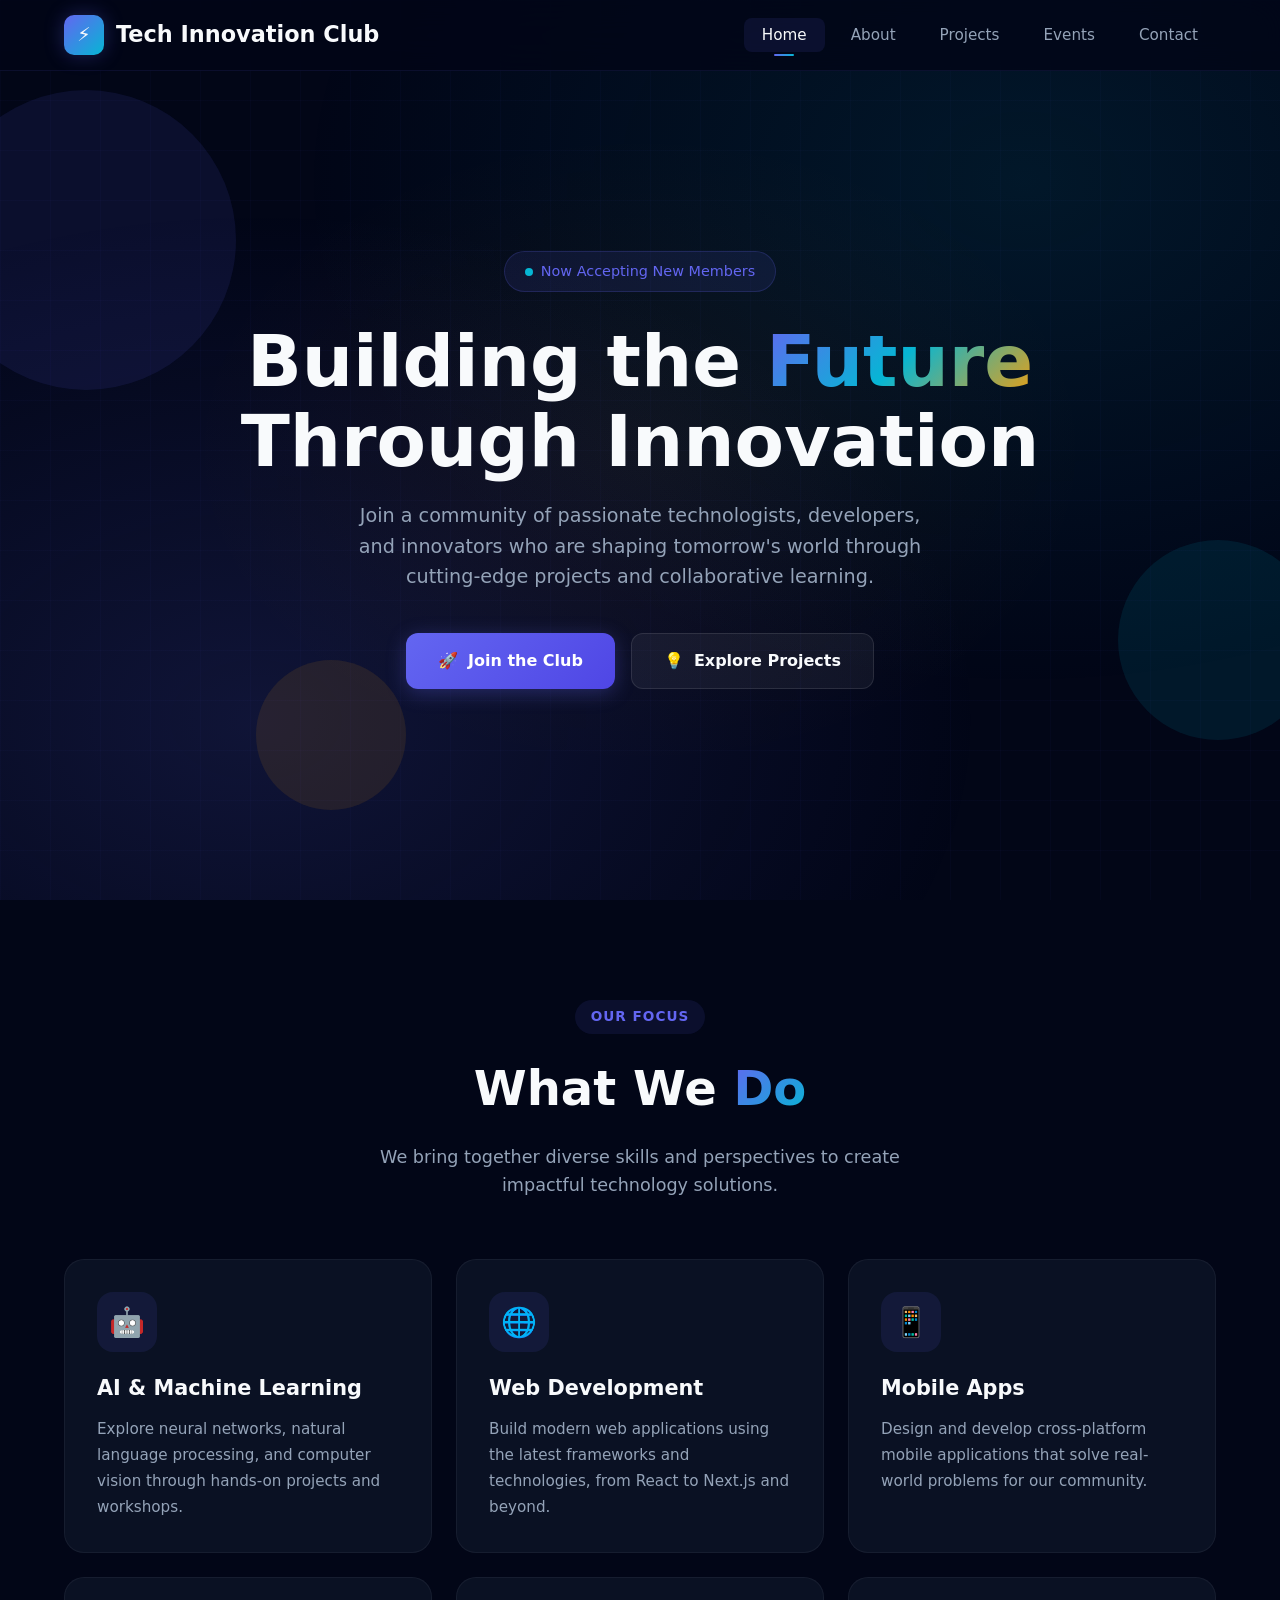
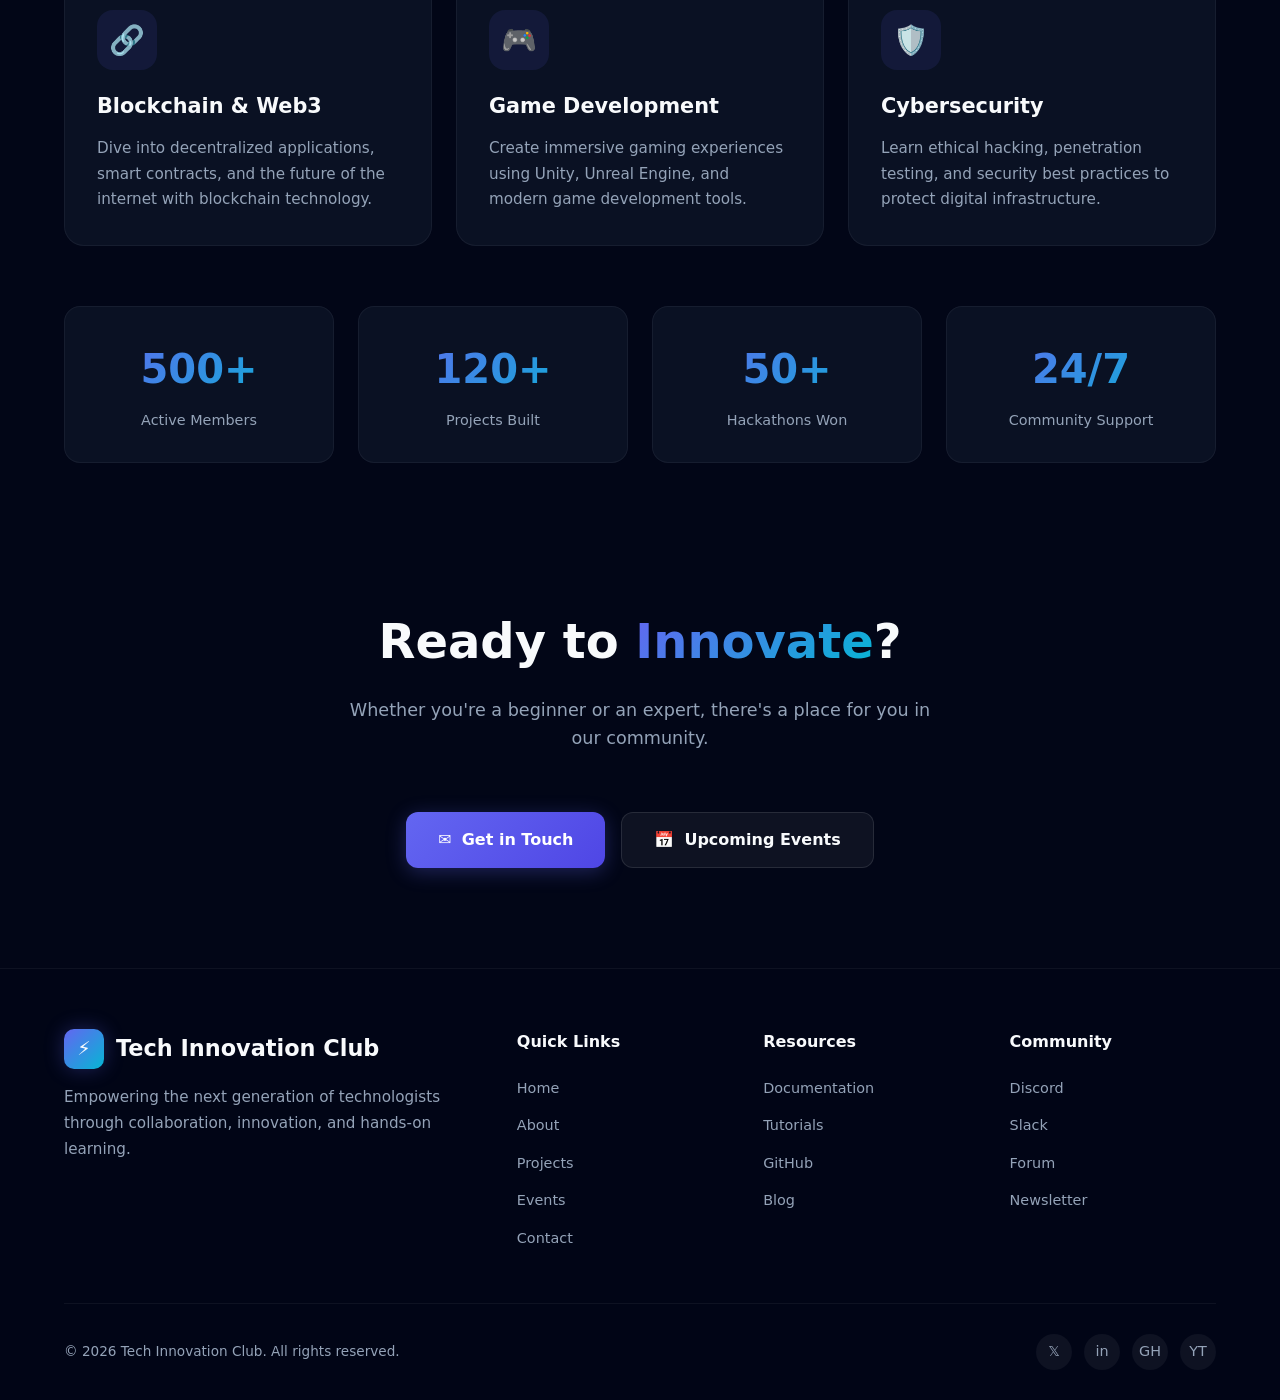
<file: index.html>
<!DOCTYPE html>
<html lang="en">
<head>
    <meta charset="UTF-8">
    <meta name="viewport" content="width=device-width, initial-scale=1.0">
    <title>Tech Innovation Club - Home</title>
    <link rel="stylesheet" href="styles.css">
<base target="_blank">
</head>
<body>
    <!-- Navigation -->
    <nav class="navbar">
        <div class="nav-container">
            <a href="index.html" class="logo">
                <div class="logo-icon">⚡</div>
                <span>Tech Innovation Club</span>
            </a>
            <ul class="nav-links" id="navLinks">
                <li><a href="index.html" class="active">Home</a></li>
                <li><a href="about.html">About</a></li>
                <li><a href="projects.html">Projects</a></li>
                <li><a href="events.html">Events</a></li>
                <li><a href="contact.html">Contact</a></li>
            </ul>
            <div class="menu-toggle" id="menuToggle">
                <span></span>
                <span></span>
                <span></span>
            </div>
        </div>
    </nav>

    <!-- Hero Section -->
    <section class="hero">
        <div class="floating-shapes">
            <div class="shape shape-1"></div>
            <div class="shape shape-2"></div>
            <div class="shape shape-3"></div>
        </div>
        <div class="hero-content">
            <div class="hero-badge">
                <span class="pulse"></span>
                Now Accepting New Members
            </div>
            <h1>Building the <span>Future</span> Through Innovation</h1>
            <p>Join a community of passionate technologists, developers, and innovators who are shaping tomorrow's world through cutting-edge projects and collaborative learning.</p>
            <div class="hero-buttons">
                <a href="about.html" class="btn btn-primary">
                    <span>🚀</span> Join the Club
                </a>
                <a href="projects.html" class="btn btn-secondary">
                    <span>💡</span> Explore Projects
                </a>
            </div>
        </div>
    </section>

    <!-- What We Do Section -->
    <section class="section">
        <div class="section-header">
            <span class="section-label">Our Focus</span>
            <h2>What We <span>Do</span></h2>
            <p>We bring together diverse skills and perspectives to create impactful technology solutions.</p>
        </div>
        <div class="cards-grid">
            <div class="card">
                <div class="card-icon">🤖</div>
                <h3>AI & Machine Learning</h3>
                <p>Explore neural networks, natural language processing, and computer vision through hands-on projects and workshops.</p>
            </div>
            <div class="card">
                <div class="card-icon">🌐</div>
                <h3>Web Development</h3>
                <p>Build modern web applications using the latest frameworks and technologies, from React to Next.js and beyond.</p>
            </div>
            <div class="card">
                <div class="card-icon">📱</div>
                <h3>Mobile Apps</h3>
                <p>Design and develop cross-platform mobile applications that solve real-world problems for our community.</p>
            </div>
            <div class="card">
                <div class="card-icon">🔗</div>
                <h3>Blockchain & Web3</h3>
                <p>Dive into decentralized applications, smart contracts, and the future of the internet with blockchain technology.</p>
            </div>
            <div class="card">
                <div class="card-icon">🎮</div>
                <h3>Game Development</h3>
                <p>Create immersive gaming experiences using Unity, Unreal Engine, and modern game development tools.</p>
            </div>
            <div class="card">
                <div class="card-icon">🛡️</div>
                <h3>Cybersecurity</h3>
                <p>Learn ethical hacking, penetration testing, and security best practices to protect digital infrastructure.</p>
            </div>
        </div>

        <!-- Stats -->
        <div class="stats-grid">
            <div class="stat-card">
                <div class="stat-number">500+</div>
                <div class="stat-label">Active Members</div>
            </div>
            <div class="stat-card">
                <div class="stat-number">120+</div>
                <div class="stat-label">Projects Built</div>
            </div>
            <div class="stat-card">
                <div class="stat-number">50+</div>
                <div class="stat-label">Hackathons Won</div>
            </div>
            <div class="stat-card">
                <div class="stat-number">24/7</div>
                <div class="stat-label">Community Support</div>
            </div>
        </div>
    </section>

    <!-- CTA Section -->
    <section class="section" style="text-align: center; padding-top: 40px;">
        <div class="section-header">
            <h2>Ready to <span>Innovate</span>?</h2>
            <p>Whether you're a beginner or an expert, there's a place for you in our community.</p>
        </div>
        <div class="hero-buttons" style="justify-content: center;">
            <a href="contact.html" class="btn btn-primary">
                <span>✉️</span> Get in Touch
            </a>
            <a href="events.html" class="btn btn-secondary">
                <span>📅</span> Upcoming Events
            </a>
        </div>
    </section>

    <!-- Footer -->
    <footer class="footer">
        <div class="footer-grid">
            <div class="footer-brand">
                <a href="index.html" class="logo">
                    <div class="logo-icon">⚡</div>
                    <span>Tech Innovation Club</span>
                </a>
                <p>Empowering the next generation of technologists through collaboration, innovation, and hands-on learning.</p>
            </div>
            <div class="footer-links">
                <h4>Quick Links</h4>
                <ul>
                    <li><a href="index.html">Home</a></li>
                    <li><a href="about.html">About</a></li>
                    <li><a href="projects.html">Projects</a></li>
                    <li><a href="events.html">Events</a></li>
                    <li><a href="contact.html">Contact</a></li>
                </ul>
            </div>
            <div class="footer-links">
                <h4>Resources</h4>
                <ul>
                    <li><a href="#">Documentation</a></li>
                    <li><a href="#">Tutorials</a></li>
                    <li><a href="#">GitHub</a></li>
                    <li><a href="#">Blog</a></li>
                </ul>
            </div>
            <div class="footer-links">
                <h4>Community</h4>
                <ul>
                    <li><a href="#">Discord</a></li>
                    <li><a href="#">Slack</a></li>
                    <li><a href="#">Forum</a></li>
                    <li><a href="#">Newsletter</a></li>
                </ul>
            </div>
        </div>
        <div class="footer-bottom">
            <p>© 2026 Tech Innovation Club. All rights reserved.</p>
            <div class="footer-social">
                <a href="#">𝕏</a>
                <a href="#">in</a>
                <a href="#">GH</a>
                <a href="#">YT</a>
            </div>
        </div>
    </footer>

    <script>
        // Mobile Menu Toggle
        const menuToggle = document.getElementById('menuToggle');
        const navLinks = document.getElementById('navLinks');

        menuToggle.addEventListener('click', () => {
            navLinks.classList.toggle('active');
        });

        // Close menu on link click
        document.querySelectorAll('.nav-links a').forEach(link => {
            link.addEventListener('click', () => {
                navLinks.classList.remove('active');
            });
        });
    </script>
</body>
</html>
</file>
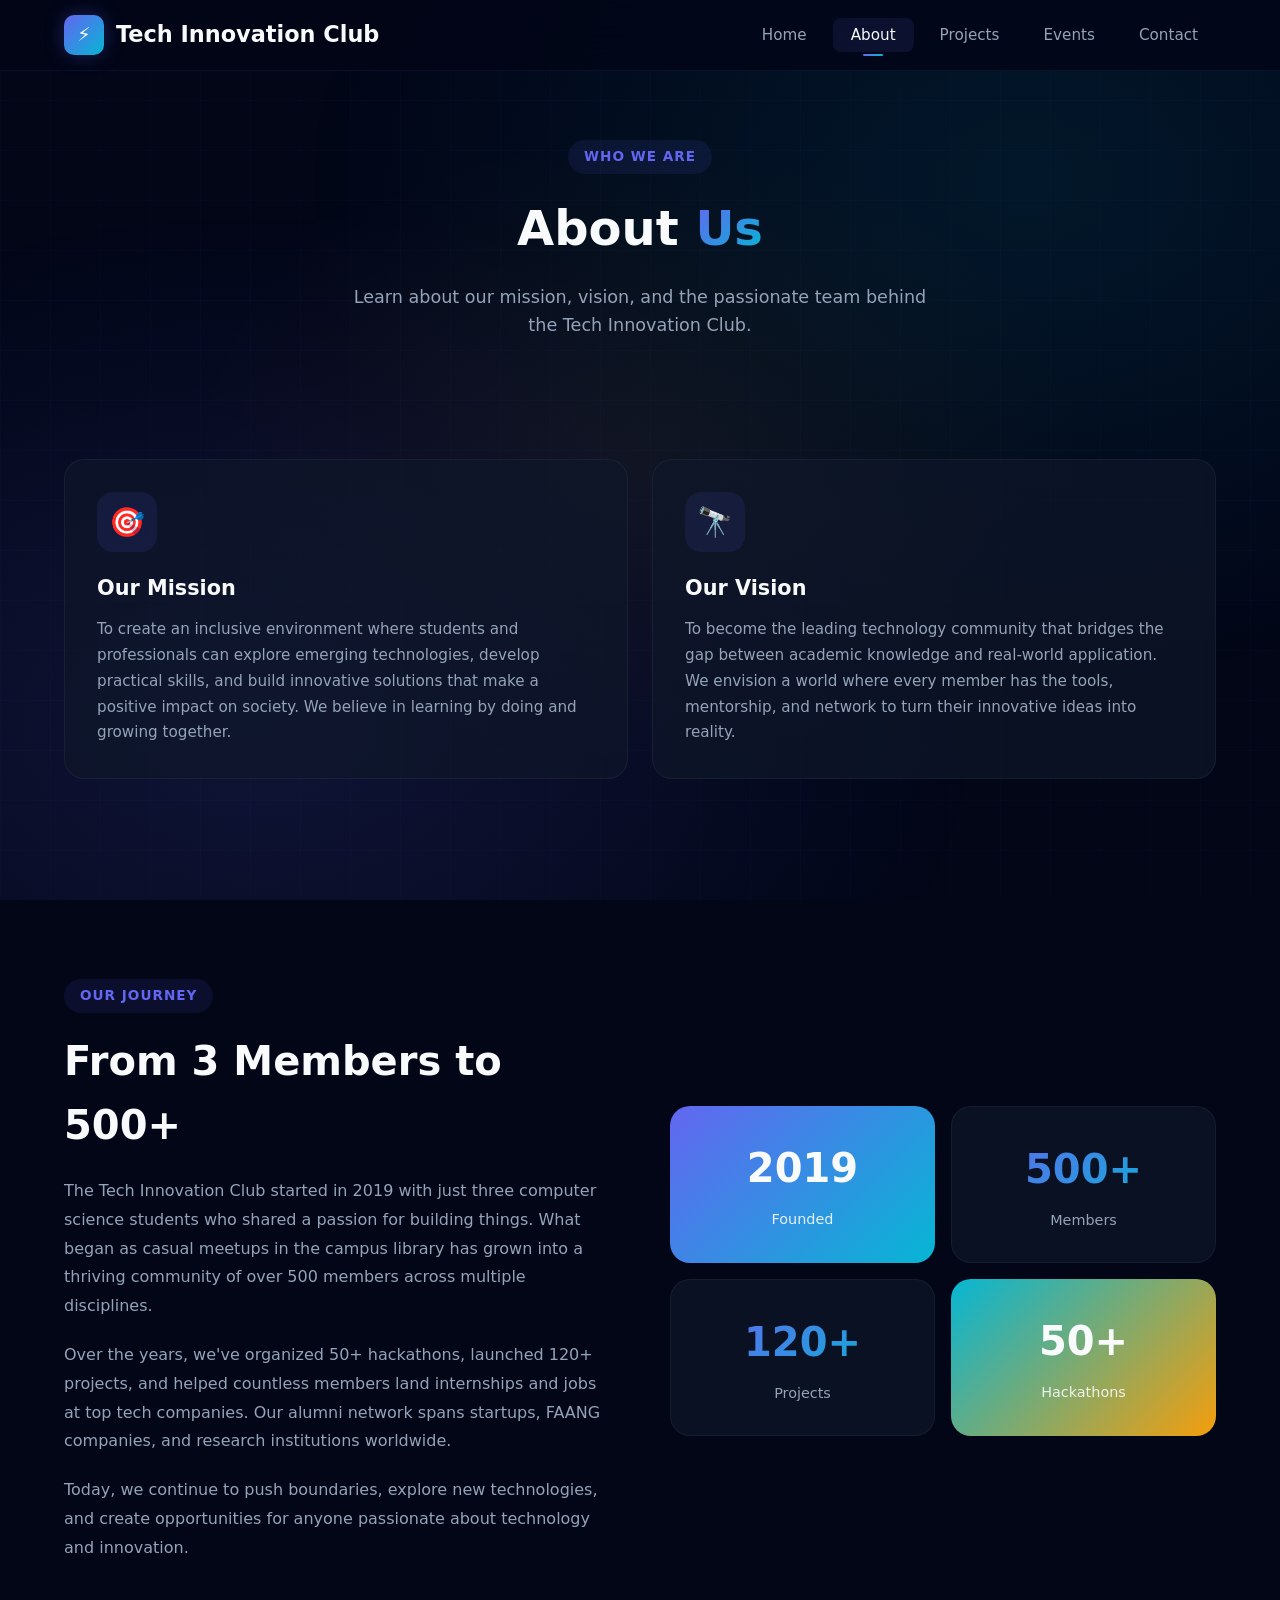
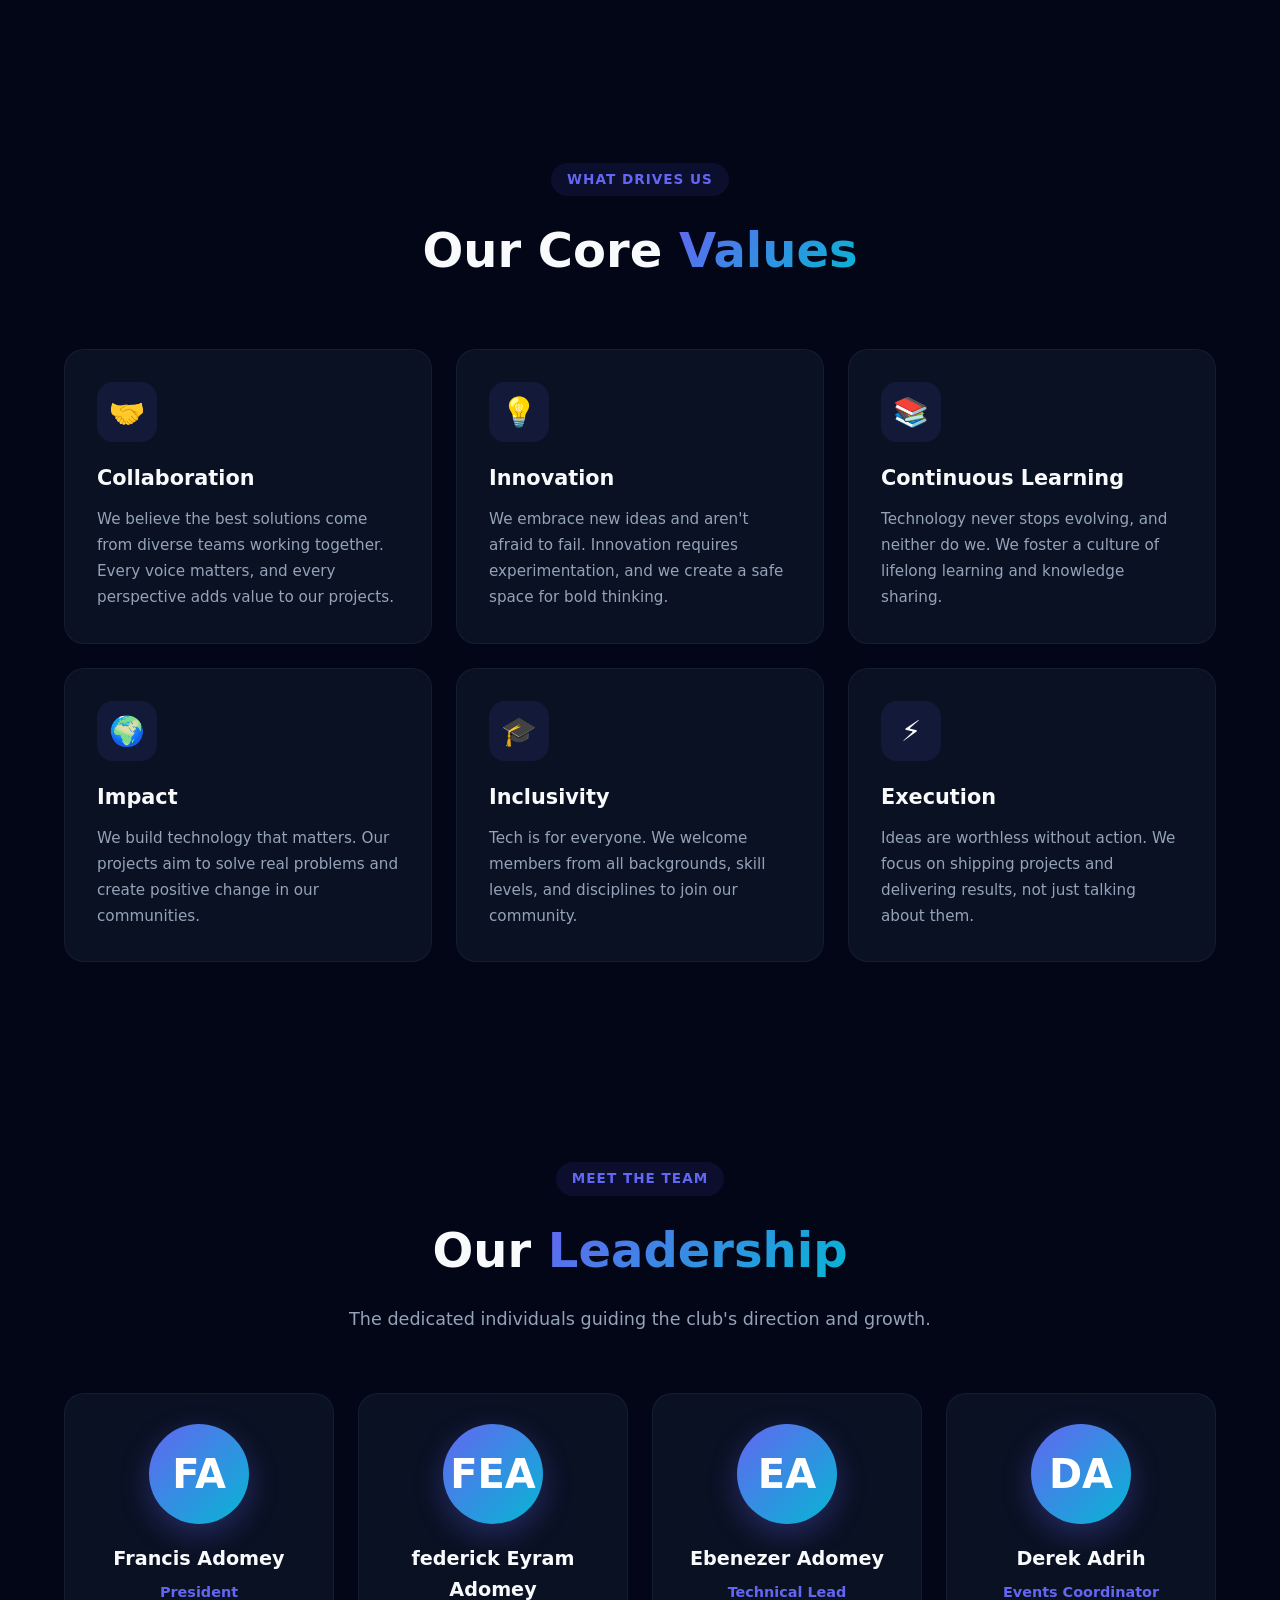
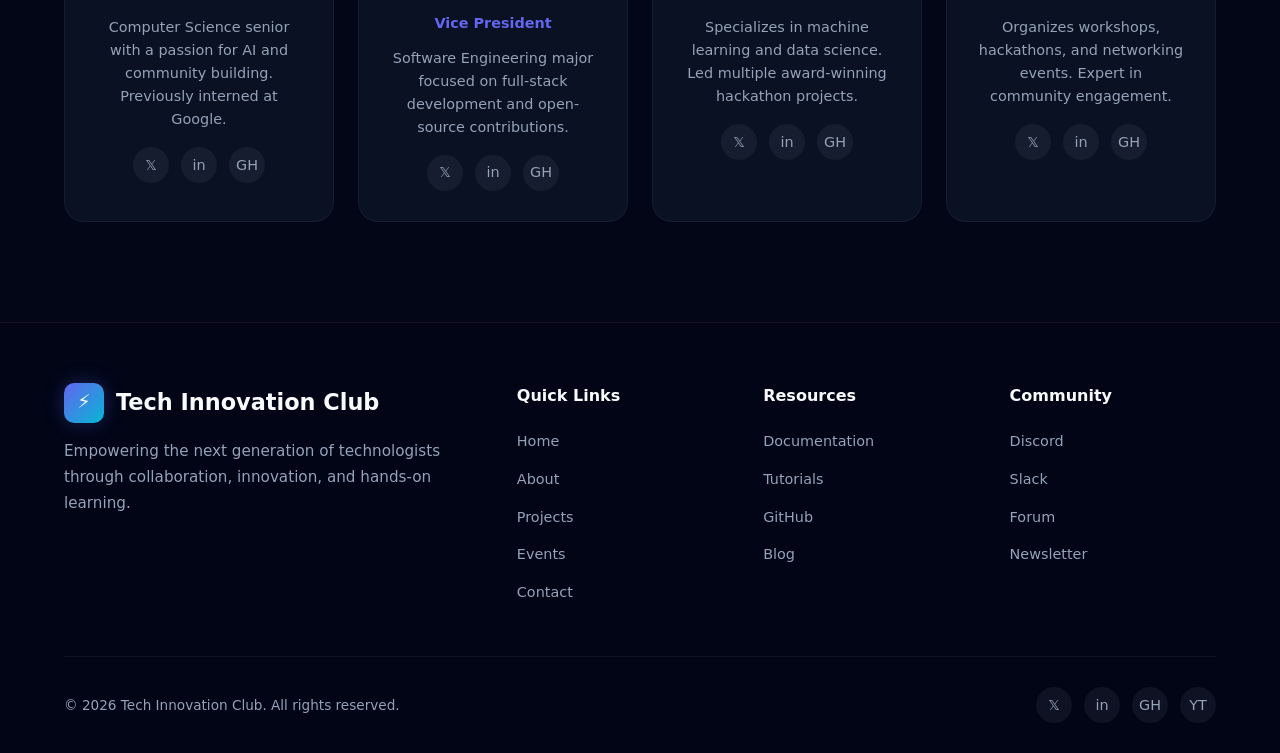
<file: about.html>
<!DOCTYPE html>
<html lang="en">
<head>
    <meta charset="UTF-8">
    <meta name="viewport" content="width=device-width, initial-scale=1.0">
    <title>About Us - Tech Innovation Club</title>
    <link rel="stylesheet" href="styles.css">
<base target="_blank">
</head>
<body>
    <!-- Navigation -->
    <nav class="navbar">
        <div class="nav-container">
            <a href="index.html" class="logo">
                <div class="logo-icon">⚡</div>
                <span>Tech Innovation Club</span>
            </a>
            <ul class="nav-links" id="navLinks">
                <li><a href="index.html">Home</a></li>
                <li><a href="about.html" class="active">About</a></li>
                <li><a href="projects.html">Projects</a></li>
                <li><a href="events.html">Events</a></li>
                <li><a href="contact.html">Contact</a></li>
            </ul>
            <div class="menu-toggle" id="menuToggle">
                <span></span>
                <span></span>
                <span></span>
            </div>
        </div>
    </nav>

    <!-- Page Header -->
    <section style="padding-top: 140px; padding-bottom: 40px; text-align: center;">
        <div class="section-header">
            <span class="section-label">Who We Are</span>
            <h2>About <span>Us</span></h2>
            <p>Learn about our mission, vision, and the passionate team behind the Tech Innovation Club.</p>
        </div>
    </section>

    <!-- Mission & Vision -->
    <section class="section" style="padding-top: 20px;">
        <div class="cards-grid" style="grid-template-columns: repeat(auto-fit, minmax(400px, 1fr));">
            <div class="card">
                <div class="card-icon">🎯</div>
                <h3>Our Mission</h3>
                <p>To create an inclusive environment where students and professionals can explore emerging technologies, develop practical skills, and build innovative solutions that make a positive impact on society. We believe in learning by doing and growing together.</p>
            </div>
            <div class="card">
                <div class="card-icon">🔭</div>
                <h3>Our Vision</h3>
                <p>To become the leading technology community that bridges the gap between academic knowledge and real-world application. We envision a world where every member has the tools, mentorship, and network to turn their innovative ideas into reality.</p>
            </div>
        </div>
    </section>

    <!-- Our Story -->
    <section class="section">
        <div style="display: grid; grid-template-columns: 1fr 1fr; gap: 60px; align-items: center;">
            <div>
                <span class="section-label">Our Journey</span>
                <h2 style="font-size: 2.5rem; margin-bottom: 20px;">From <span>3 Members</span> to <span>500+</span></h2>
                <p style="color: var(--gray); margin-bottom: 20px; line-height: 1.8;">
                    The Tech Innovation Club started in 2019 with just three computer science students who shared a passion for building things. What began as casual meetups in the campus library has grown into a thriving community of over 500 members across multiple disciplines.
                </p>
                <p style="color: var(--gray); margin-bottom: 20px; line-height: 1.8;">
                    Over the years, we've organized 50+ hackathons, launched 120+ projects, and helped countless members land internships and jobs at top tech companies. Our alumni network spans startups, FAANG companies, and research institutions worldwide.
                </p>
                <p style="color: var(--gray); line-height: 1.8;">
                    Today, we continue to push boundaries, explore new technologies, and create opportunities for anyone passionate about technology and innovation.
                </p>
            </div>
            <div style="display: grid; grid-template-columns: 1fr 1fr; gap: 16px;">
                <div style="background: linear-gradient(135deg, var(--primary), var(--secondary)); border-radius: 20px; padding: 30px; text-align: center;">
                    <div style="font-size: 2.5rem; font-weight: 800; margin-bottom: 8px;">2019</div>
                    <div style="font-size: 0.9rem; opacity: 0.9;">Founded</div>
                </div>
                <div style="background: var(--card-bg); border: 1px solid rgba(255,255,255,0.05); border-radius: 20px; padding: 30px; text-align: center;">
                    <div style="font-size: 2.5rem; font-weight: 800; background: linear-gradient(135deg, var(--primary), var(--secondary)); -webkit-background-clip: text; -webkit-text-fill-color: transparent; margin-bottom: 8px;">500+</div>
                    <div style="font-size: 0.9rem; color: var(--gray);">Members</div>
                </div>
                <div style="background: var(--card-bg); border: 1px solid rgba(255,255,255,0.05); border-radius: 20px; padding: 30px; text-align: center;">
                    <div style="font-size: 2.5rem; font-weight: 800; background: linear-gradient(135deg, var(--primary), var(--secondary)); -webkit-background-clip: text; -webkit-text-fill-color: transparent; margin-bottom: 8px;">120+</div>
                    <div style="font-size: 0.9rem; color: var(--gray);">Projects</div>
                </div>
                <div style="background: linear-gradient(135deg, var(--secondary), var(--accent)); border-radius: 20px; padding: 30px; text-align: center;">
                    <div style="font-size: 2.5rem; font-weight: 800; margin-bottom: 8px;">50+</div>
                    <div style="font-size: 0.9rem; opacity: 0.9;">Hackathons</div>
                </div>
            </div>
        </div>
    </section>

    <!-- Core Values -->
    <section class="section">
        <div class="section-header">
            <span class="section-label">What Drives Us</span>
            <h2>Our Core <span>Values</span></h2>
        </div>
        <div class="cards-grid">
            <div class="card">
                <div class="card-icon">🤝</div>
                <h3>Collaboration</h3>
                <p>We believe the best solutions come from diverse teams working together. Every voice matters, and every perspective adds value to our projects.</p>
            </div>
            <div class="card">
                <div class="card-icon">💡</div>
                <h3>Innovation</h3>
                <p>We embrace new ideas and aren't afraid to fail. Innovation requires experimentation, and we create a safe space for bold thinking.</p>
            </div>
            <div class="card">
                <div class="card-icon">📚</div>
                <h3>Continuous Learning</h3>
                <p>Technology never stops evolving, and neither do we. We foster a culture of lifelong learning and knowledge sharing.</p>
            </div>
            <div class="card">
                <div class="card-icon">🌍</div>
                <h3>Impact</h3>
                <p>We build technology that matters. Our projects aim to solve real problems and create positive change in our communities.</p>
            </div>
            <div class="card">
                <div class="card-icon">🎓</div>
                <h3>Inclusivity</h3>
                <p>Tech is for everyone. We welcome members from all backgrounds, skill levels, and disciplines to join our community.</p>
            </div>
            <div class="card">
                <div class="card-icon">⚡</div>
                <h3>Execution</h3>
                <p>Ideas are worthless without action. We focus on shipping projects and delivering results, not just talking about them.</p>
            </div>
        </div>
    </section>

    <!-- Leadership Team -->
    <section class="section">
        <div class="section-header">
            <span class="section-label">Meet the Team</span>
            <h2>Our <span>Leadership</span></h2>
            <p>The dedicated individuals guiding the club's direction and growth.</p>
        </div>
        <div class="team-grid">
            <div class="team-card">
                <div class="team-avatar">FA</div>
                <h3>Francis Adomey</h3>
                <div class="team-role">President</div>
                <p class="team-bio">Computer Science senior with a passion for AI and community building. Previously interned at Google.</p>
                <div class="team-social">
                    <a href="#">𝕏</a>
                    <a href="#">in</a>
                    <a href="#">GH</a>
                </div>
            </div>
            <div class="team-card">
                <div class="team-avatar">FEA</div>
                <h3>federick Eyram Adomey</h3>
                <div class="team-role">Vice President</div>
                <p class="team-bio">Software Engineering major focused on full-stack development and open-source contributions.</p>
                <div class="team-social">
                    <a href="#">𝕏</a>
                    <a href="#">in</a>
                    <a href="#">GH</a>
                </div>
            </div>
            <div class="team-card">
                <div class="team-avatar">EA</div>
                <h3>Ebenezer Adomey</h3>
                <div class="team-role">Technical Lead</div>
                <p class="team-bio">Specializes in machine learning and data science. Led multiple award-winning hackathon projects.</p>
                <div class="team-social">
                    <a href="#">𝕏</a>
                    <a href="#">in</a>
                    <a href="#">GH</a>
                </div>
            </div>
            <div class="team-card">
                <div class="team-avatar">DA</div>
                <h3>Derek Adrih</h3>
                <div class="team-role">Events Coordinator</div>
                <p class="team-bio">Organizes workshops, hackathons, and networking events. Expert in community engagement.</p>
                <div class="team-social">
                    <a href="#">𝕏</a>
                    <a href="#">in</a>
                    <a href="#">GH</a>
                </div>
            </div>
        </div>
    </section>

    <!-- Footer -->
    <footer class="footer">
        <div class="footer-grid">
            <div class="footer-brand">
                <a href="index.html" class="logo">
                    <div class="logo-icon">⚡</div>
                    <span>Tech Innovation Club</span>
                </a>
                <p>Empowering the next generation of technologists through collaboration, innovation, and hands-on learning.</p>
            </div>
            <div class="footer-links">
                <h4>Quick Links</h4>
                <ul>
                    <li><a href="index.html">Home</a></li>
                    <li><a href="about.html">About</a></li>
                    <li><a href="projects.html">Projects</a></li>
                    <li><a href="events.html">Events</a></li>
                    <li><a href="contact.html">Contact</a></li>
                </ul>
            </div>
            <div class="footer-links">
                <h4>Resources</h4>
                <ul>
                    <li><a href="#">Documentation</a></li>
                    <li><a href="#">Tutorials</a></li>
                    <li><a href="#">GitHub</a></li>
                    <li><a href="#">Blog</a></li>
                </ul>
            </div>
            <div class="footer-links">
                <h4>Community</h4>
                <ul>
                    <li><a href="#">Discord</a></li>
                    <li><a href="#">Slack</a></li>
                    <li><a href="#">Forum</a></li>
                    <li><a href="#">Newsletter</a></li>
                </ul>
            </div>
        </div>
        <div class="footer-bottom">
            <p>© 2026 Tech Innovation Club. All rights reserved.</p>
            <div class="footer-social">
                <a href="#">𝕏</a>
                <a href="#">in</a>
                <a href="#">GH</a>
                <a href="#">YT</a>
            </div>
        </div>
    </footer>

    <script>
        const menuToggle = document.getElementById('menuToggle');
        const navLinks = document.getElementById('navLinks');
        menuToggle.addEventListener('click', () => {
            navLinks.classList.toggle('active');
        });
        document.querySelectorAll('.nav-links a').forEach(link => {
            link.addEventListener('click', () => {
                navLinks.classList.remove('active');
            });
        });
    </script>
</body>
</html>
</file>
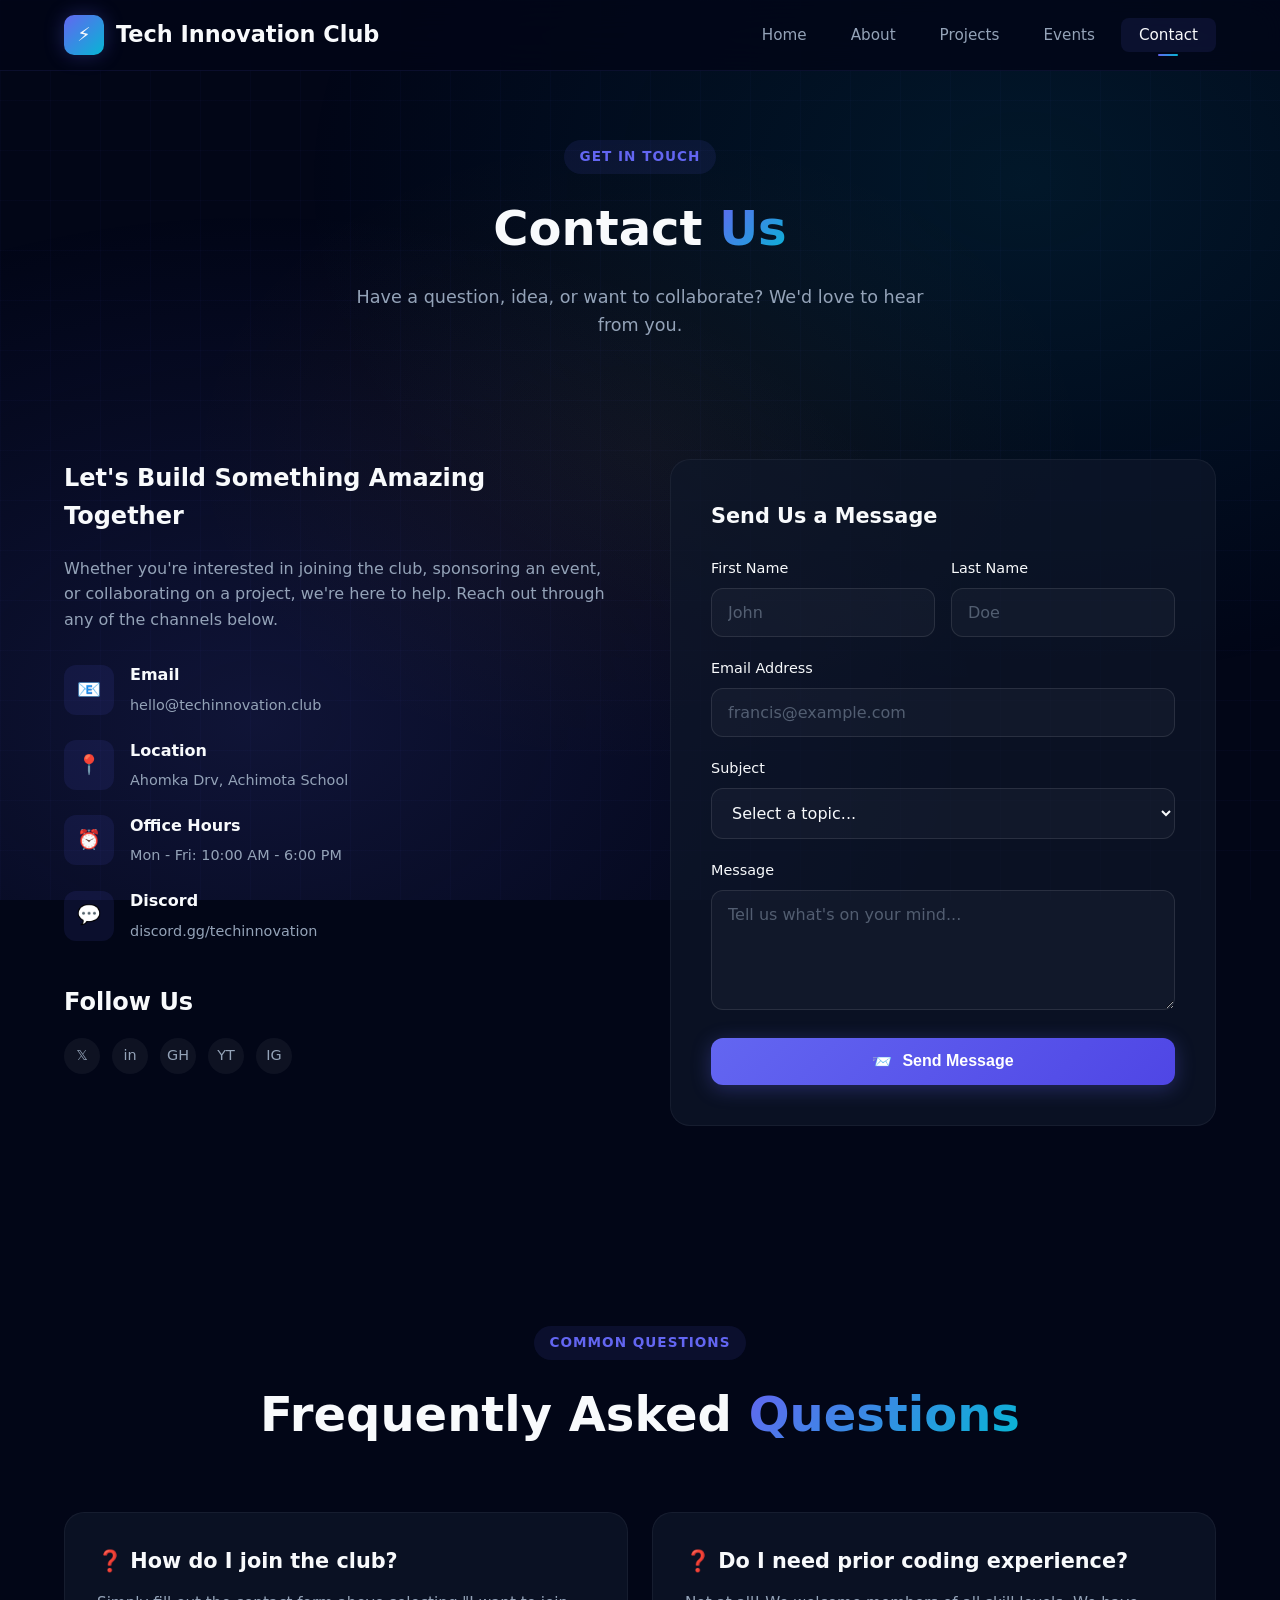
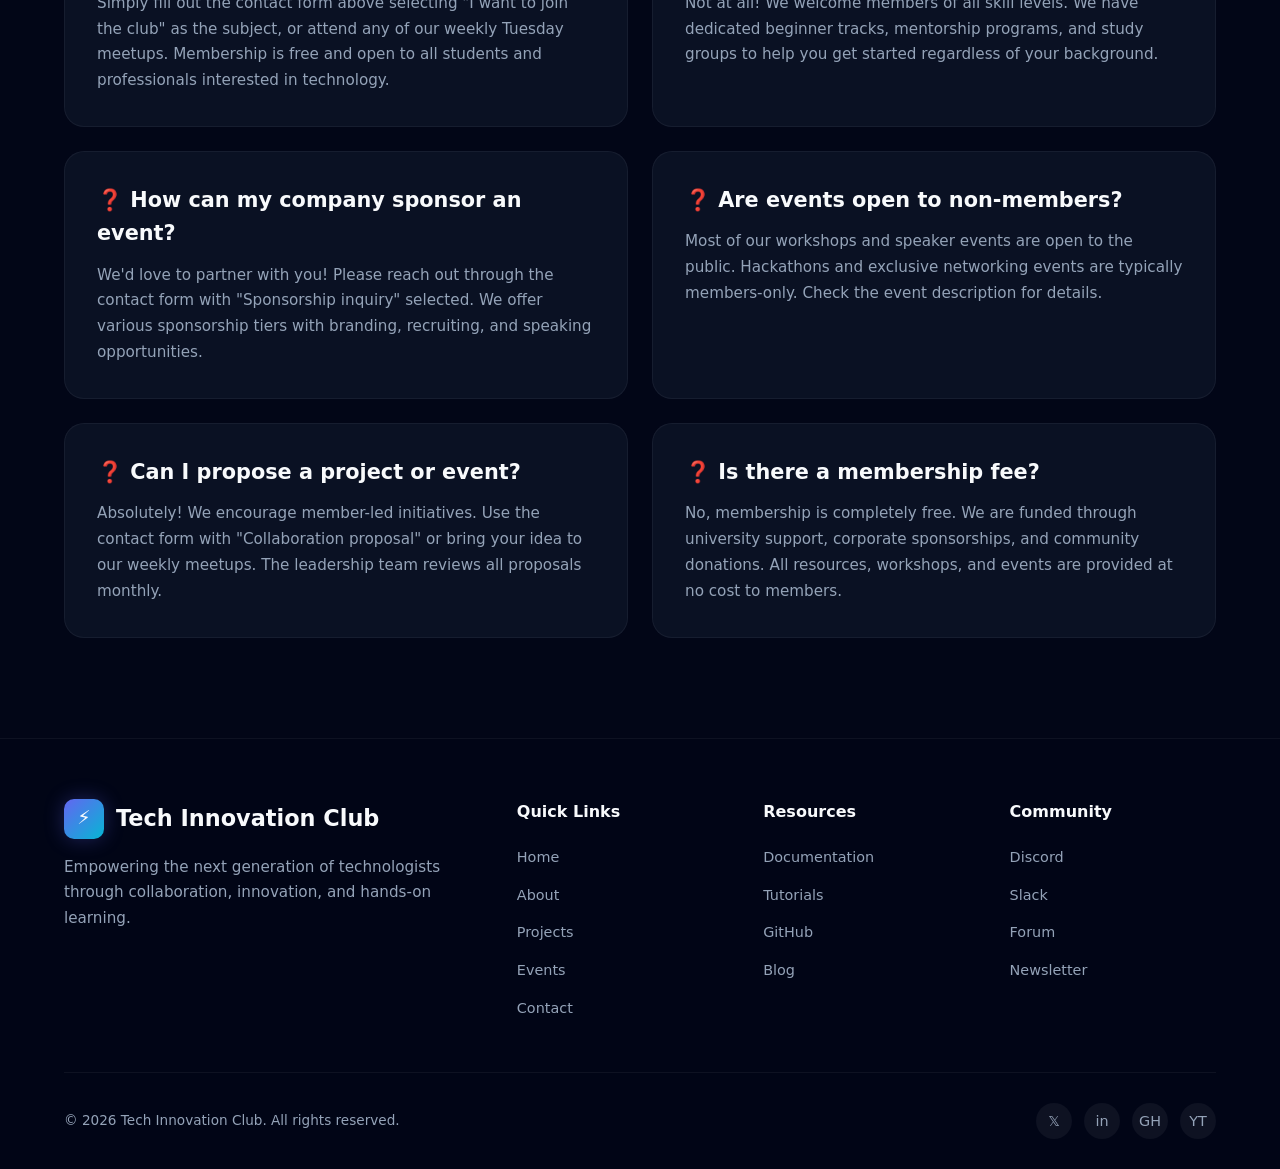
<file: contact.html>
<!DOCTYPE html>
<html lang="en">
<head>
    <meta charset="UTF-8">
    <meta name="viewport" content="width=device-width, initial-scale=1.0">
    <title>Contact - Tech Innovation Club</title>
    <link rel="stylesheet" href="styles.css">
<base target="_blank">
</head>
<body>
    <!-- Navigation -->
    <nav class="navbar">
        <div class="nav-container">
            <a href="index.html" class="logo">
                <div class="logo-icon">⚡</div>
                <span>Tech Innovation Club</span>
            </a>
            <ul class="nav-links" id="navLinks">
                <li><a href="index.html">Home</a></li>
                <li><a href="about.html">About</a></li>
                <li><a href="projects.html">Projects</a></li>
                <li><a href="events.html">Events</a></li>
                <li><a href="contact.html" class="active">Contact</a></li>
            </ul>
            <div class="menu-toggle" id="menuToggle">
                <span></span>
                <span></span>
                <span></span>
            </div>
        </div>
    </nav>

    <!-- Page Header -->
    <section style="padding-top: 140px; padding-bottom: 40px; text-align: center;">
        <div class="section-header">
            <span class="section-label">Get in Touch</span>
            <h2>Contact <span>Us</span></h2>
            <p>Have a question, idea, or want to collaborate? We'd love to hear from you.</p>
        </div>
    </section>

    <!-- Contact Section -->
    <section class="section" style="padding-top: 20px;">
        <div class="contact-grid">
            <!-- Contact Info -->
            <div class="contact-info">
                <h3>Let's Build Something Amazing Together</h3>
                <p>Whether you're interested in joining the club, sponsoring an event, or collaborating on a project, we're here to help. Reach out through any of the channels below.</p>

                <div class="contact-details">
                    <div class="contact-item">
                        <div class="icon">📧</div>
                        <div>
                            <strong>Email</strong>
                            <span>hello@techinnovation.club</span>
                        </div>
                    </div>
                    <div class="contact-item">
                        <div class="icon">📍</div>
                        <div>
                            <strong>Location</strong>
                            <span>Ahomka Drv, Achimota School</span>
                        </div>
                    </div>
                    <div class="contact-item">
                        <div class="icon">⏰</div>
                        <div>
                            <strong>Office Hours</strong>
                            <span>Mon - Fri: 10:00 AM - 6:00 PM</span>
                        </div>
                    </div>
                    <div class="contact-item">
                        <div class="icon">💬</div>
                        <div>
                            <strong>Discord</strong>
                            <span>discord.gg/techinnovation</span>
                        </div>
                    </div>
                </div>

                <div style="margin-top: 40px;">
                    <h3 style="margin-bottom: 16px;">Follow Us</h3>
                    <div class="footer-social" style="justify-content: flex-start;">
                        <a href="#">𝕏</a>
                        <a href="#">in</a>
                        <a href="#">GH</a>
                        <a href="#">YT</a>
                        <a href="#">IG</a>
                    </div>
                </div>
            </div>

            <!-- Contact Form -->
            <div class="contact-form">
                <h3 style="margin-bottom: 24px; font-size: 1.3rem;">Send Us a Message</h3>
                <form>
                    <div style="display: grid; grid-template-columns: 1fr 1fr; gap: 16px;">
                        <div class="form-group">
                            <label for="firstName">First Name</label>
                            <input type="text" id="firstName" placeholder="John" required>
                        </div>
                        <div class="form-group">
                            <label for="lastName">Last Name</label>
                            <input type="text" id="lastName" placeholder="Doe" required>
                        </div>
                    </div>
                    <div class="form-group">
                        <label for="email">Email Address</label>
                        <input type="email" id="email" placeholder="francis@example.com" required>
                    </div>
                    <div class="form-group">
                        <label for="subject">Subject</label>
                        <select id="subject" required>
                            <option value="">Select a topic...</option>
                            <option value="join">I want to join the club</option>
                            <option value="sponsor">Sponsorship inquiry</option>
                            <option value="collab">Collaboration proposal</option>
                            <option value="speak">I want to speak at an event</option>
                            <option value="question">General question</option>
                            <option value="other">Something else</option>
                        </select>
                    </div>
                    <div class="form-group">
                        <label for="message">Message</label>
                        <textarea id="message" placeholder="Tell us what's on your mind..." required></textarea>
                    </div>
                    <button type="submit" class="btn btn-primary" style="width: 100%; justify-content: center;">
                        <span>📨</span> Send Message
                    </button>
                </form>
            </div>
        </div>
    </section>

    <!-- FAQ Section -->
    <section class="section">
        <div class="section-header">
            <span class="section-label">Common Questions</span>
            <h2>Frequently Asked <span>Questions</span></h2>
        </div>
        <div class="cards-grid" style="grid-template-columns: repeat(auto-fit, minmax(400px, 1fr));">
            <div class="card">
                <h3>❓ How do I join the club?</h3>
                <p style="color: var(--gray); margin-top: 12px;">Simply fill out the contact form above selecting "I want to join the club" as the subject, or attend any of our weekly Tuesday meetups. Membership is free and open to all students and professionals interested in technology.</p>
            </div>
            <div class="card">
                <h3>❓ Do I need prior coding experience?</h3>
                <p style="color: var(--gray); margin-top: 12px;">Not at all! We welcome members of all skill levels. We have dedicated beginner tracks, mentorship programs, and study groups to help you get started regardless of your background.</p>
            </div>
            <div class="card">
                <h3>❓ How can my company sponsor an event?</h3>
                <p style="color: var(--gray); margin-top: 12px;">We'd love to partner with you! Please reach out through the contact form with "Sponsorship inquiry" selected. We offer various sponsorship tiers with branding, recruiting, and speaking opportunities.</p>
            </div>
            <div class="card">
                <h3>❓ Are events open to non-members?</h3>
                <p style="color: var(--gray); margin-top: 12px;">Most of our workshops and speaker events are open to the public. Hackathons and exclusive networking events are typically members-only. Check the event description for details.</p>
            </div>
            <div class="card">
                <h3>❓ Can I propose a project or event?</h3>
                <p style="color: var(--gray); margin-top: 12px;">Absolutely! We encourage member-led initiatives. Use the contact form with "Collaboration proposal" or bring your idea to our weekly meetups. The leadership team reviews all proposals monthly.</p>
            </div>
            <div class="card">
                <h3>❓ Is there a membership fee?</h3>
                <p style="color: var(--gray); margin-top: 12px;">No, membership is completely free. We are funded through university support, corporate sponsorships, and community donations. All resources, workshops, and events are provided at no cost to members.</p>
            </div>
        </div>
    </section>

    <!-- Footer -->
    <footer class="footer">
        <div class="footer-grid">
            <div class="footer-brand">
                <a href="index.html" class="logo">
                    <div class="logo-icon">⚡</div>
                    <span>Tech Innovation Club</span>
                </a>
                <p>Empowering the next generation of technologists through collaboration, innovation, and hands-on learning.</p>
            </div>
            <div class="footer-links">
                <h4>Quick Links</h4>
                <ul>
                    <li><a href="index.html">Home</a></li>
                    <li><a href="about.html">About</a></li>
                    <li><a href="projects.html">Projects</a></li>
                    <li><a href="events.html">Events</a></li>
                    <li><a href="contact.html">Contact</a></li>
                </ul>
            </div>
            <div class="footer-links">
                <h4>Resources</h4>
                <ul>
                    <li><a href="#">Documentation</a></li>
                    <li><a href="#">Tutorials</a></li>
                    <li><a href="#">GitHub</a></li>
                    <li><a href="#">Blog</a></li>
                </ul>
            </div>
            <div class="footer-links">
                <h4>Community</h4>
                <ul>
                    <li><a href="#">Discord</a></li>
                    <li><a href="#">Slack</a></li>
                    <li><a href="#">Forum</a></li>
                    <li><a href="#">Newsletter</a></li>
                </ul>
            </div>
        </div>
        <div class="footer-bottom">
            <p>© 2026 Tech Innovation Club. All rights reserved.</p>
            <div class="footer-social">
                <a href="#">𝕏</a>
                <a href="#">in</a>
                <a href="#">GH</a>
                <a href="#">YT</a>
            </div>
        </div>
    </footer>

    <script>
        const menuToggle = document.getElementById('menuToggle');
        const navLinks = document.getElementById('navLinks');
        menuToggle.addEventListener('click', () => {
            navLinks.classList.toggle('active');
        });
        document.querySelectorAll('.nav-links a').forEach(link => {
            link.addEventListener('click', () => {
                navLinks.classList.remove('active');
            });
        });

        // Form submission handler
        document.querySelector('form').addEventListener('submit', function(e) {
            e.preventDefault();
            alert(`Thanks for reaching out! We'll get back to you within 24 hours.`);
            this.reset();
        });
    </script>
</body>
</html>
</file>
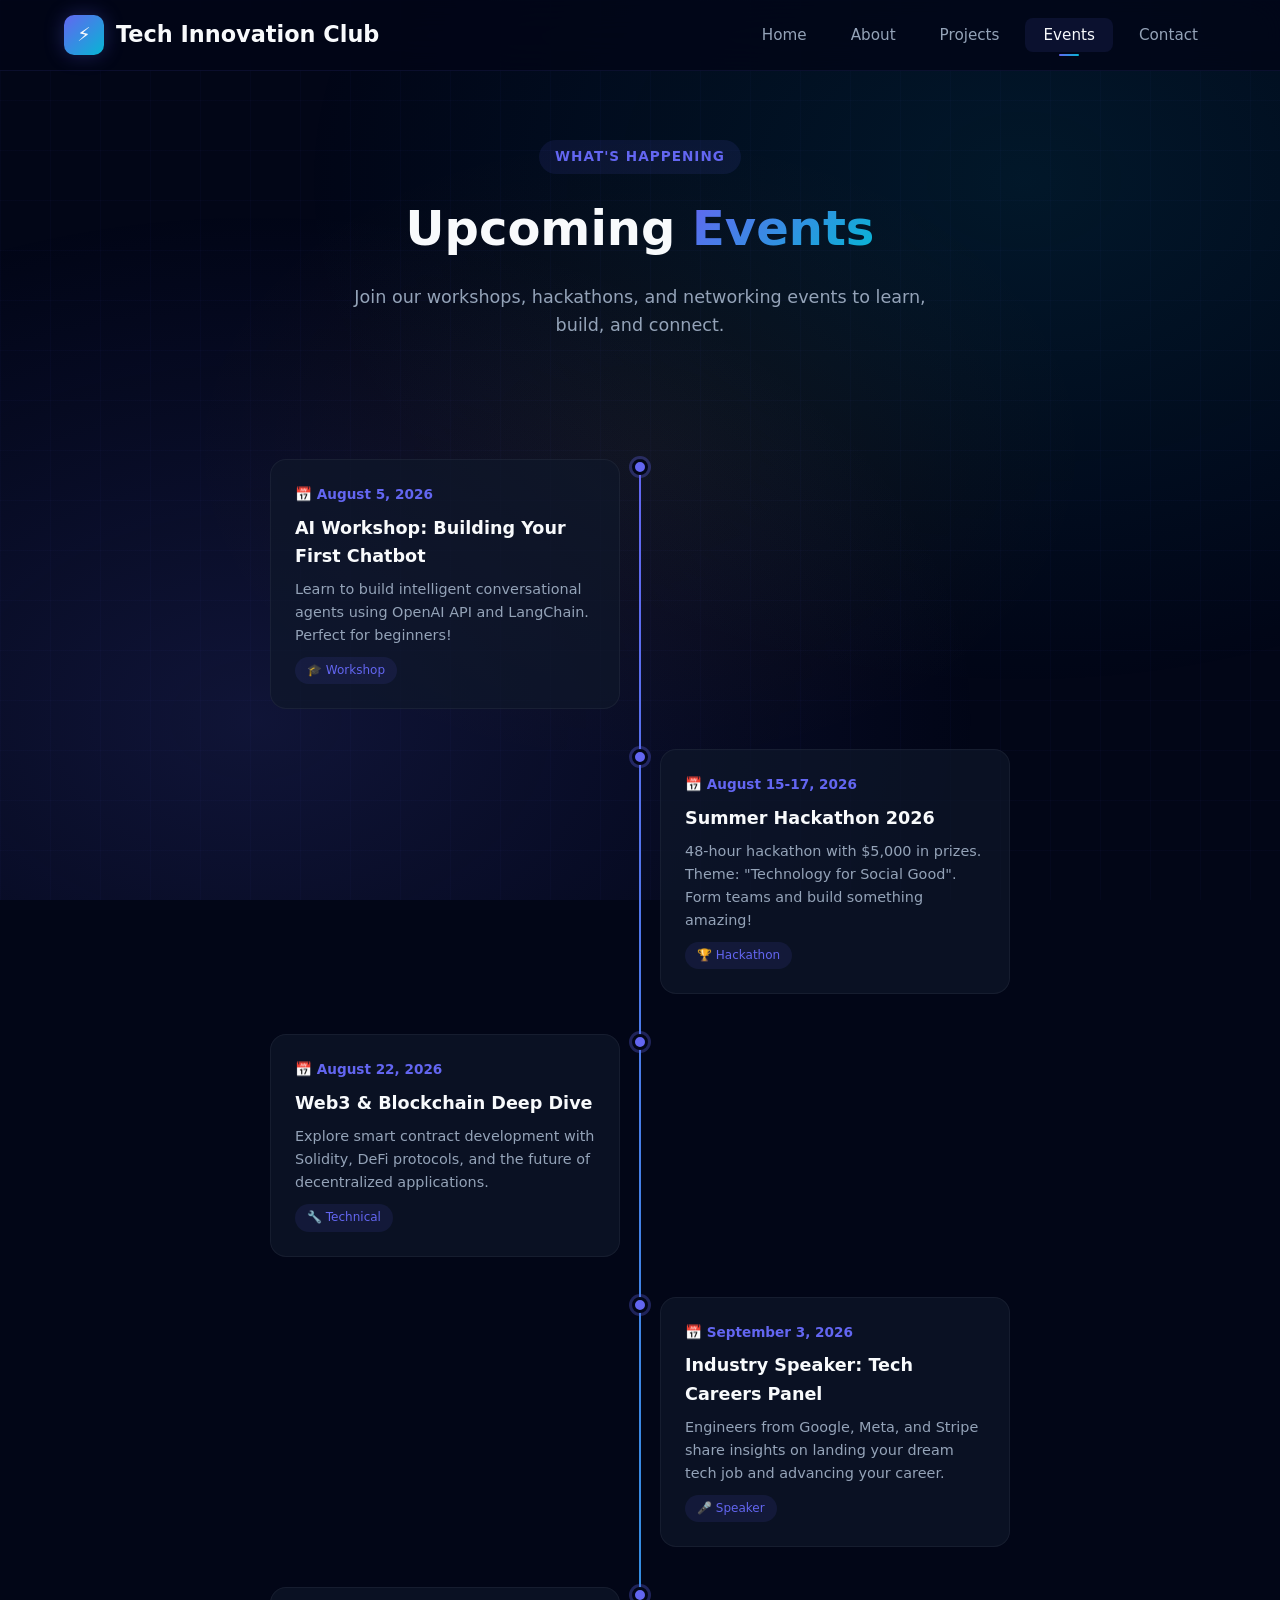
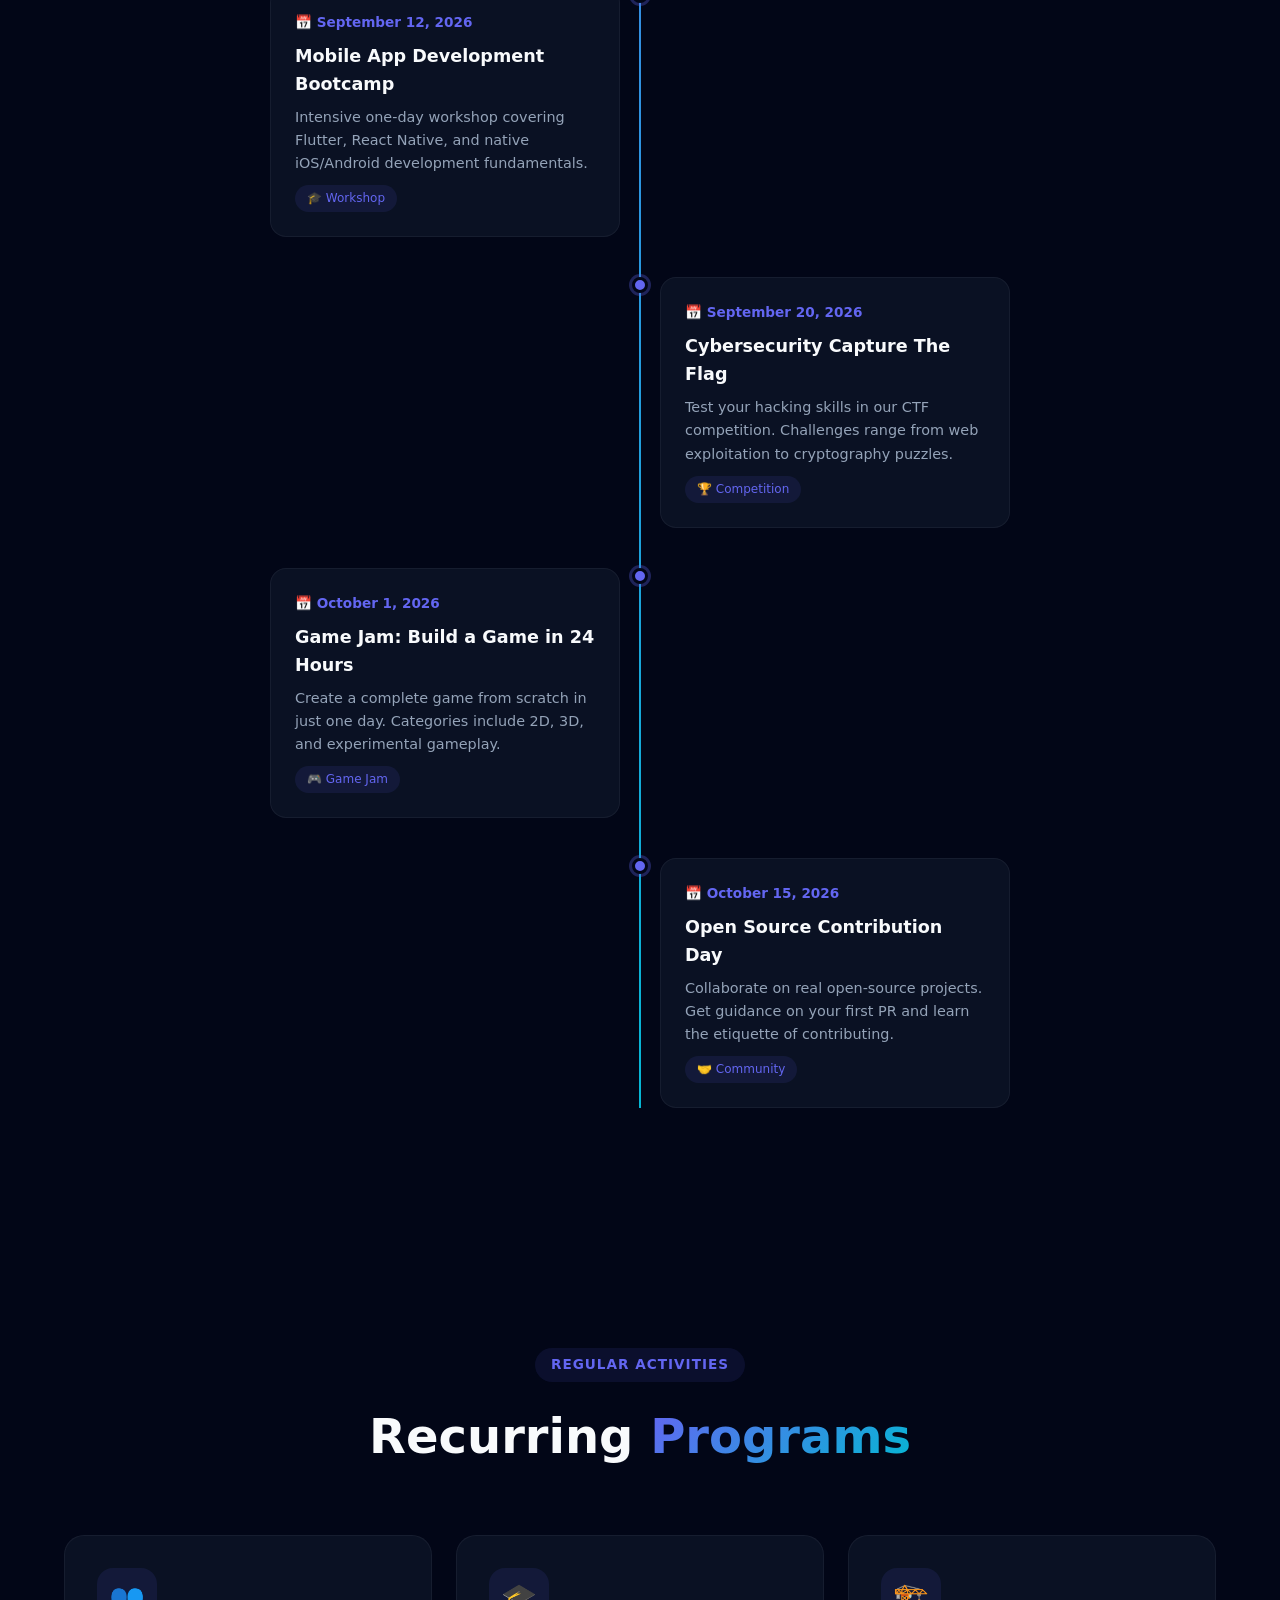
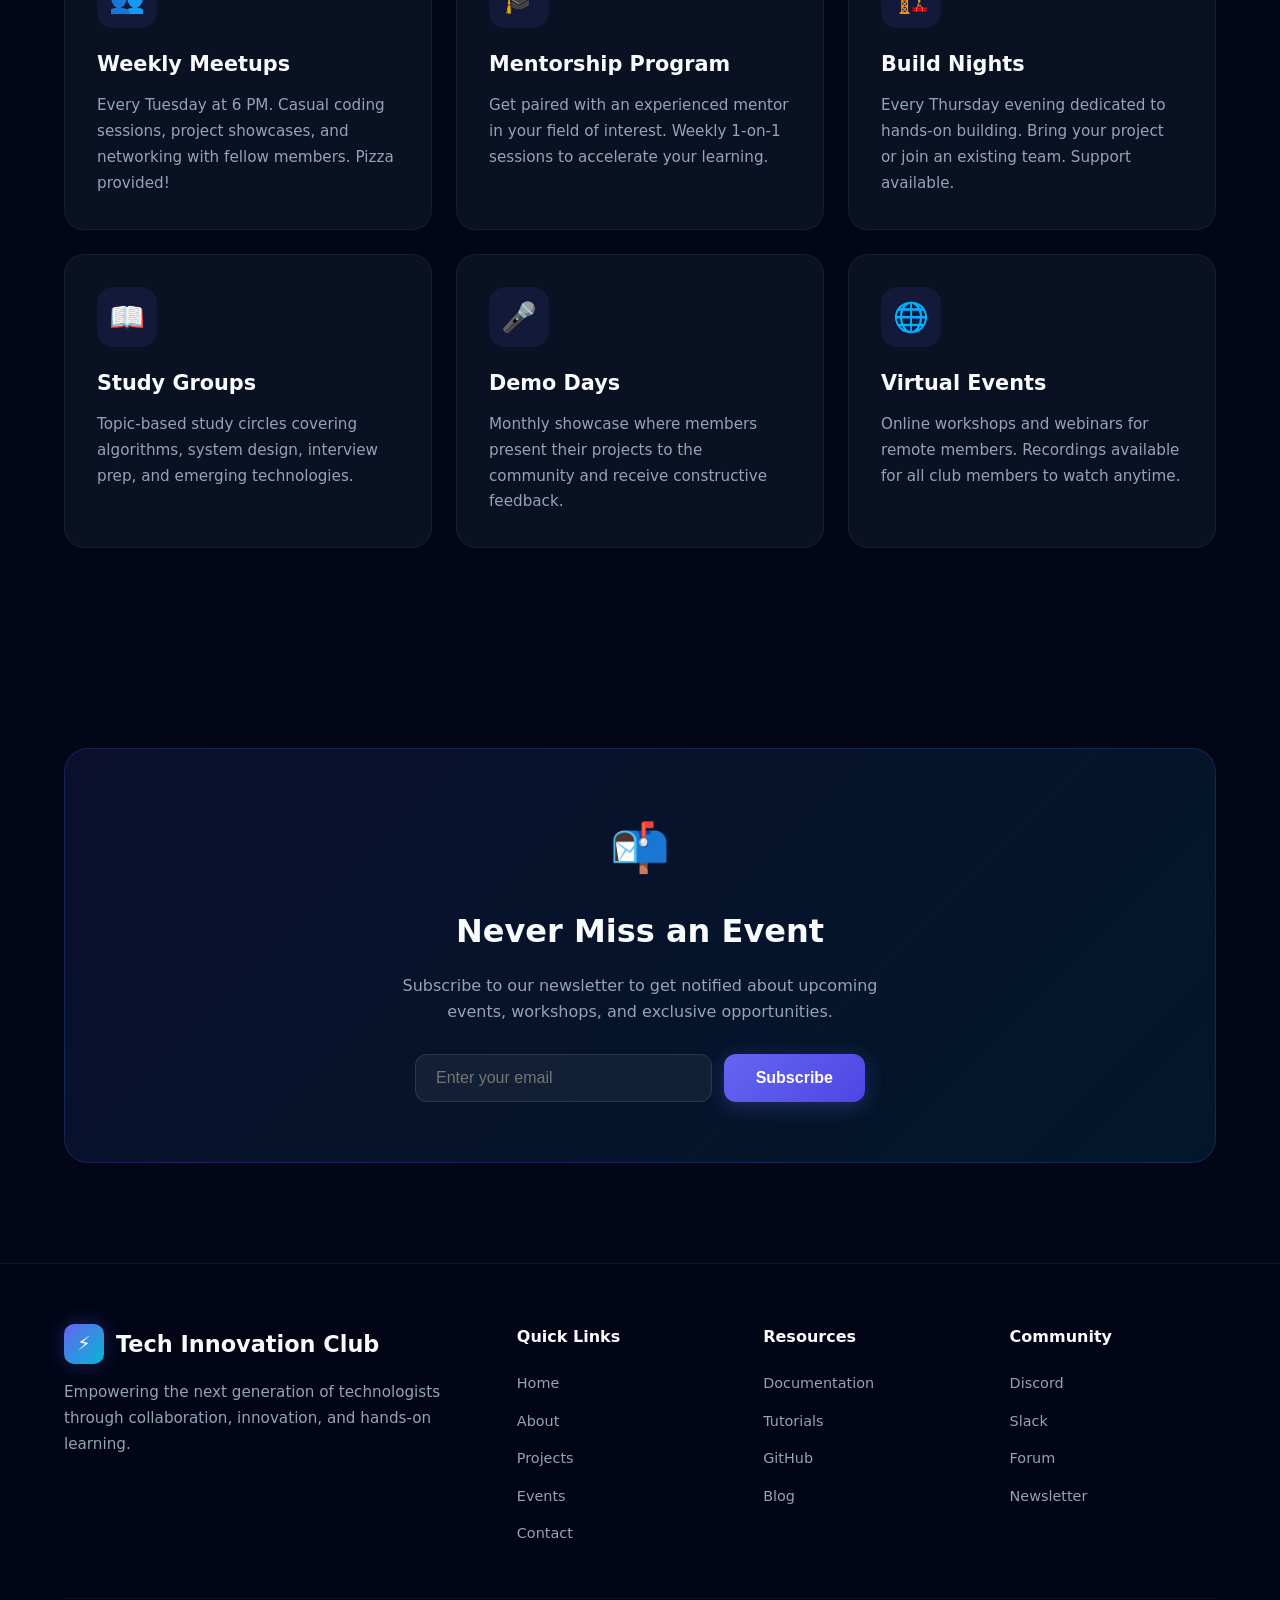
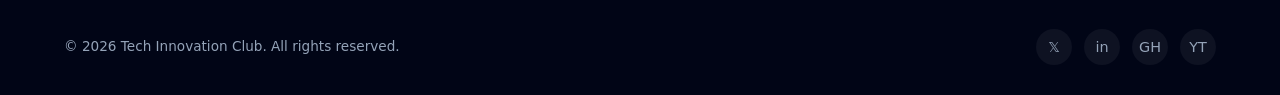
<file: events.html>
<!DOCTYPE html>
<html lang="en">
<head>
    <meta charset="UTF-8">
    <meta name="viewport" content="width=device-width, initial-scale=1.0">
    <title>Events - Tech Innovation Club</title>
    <link rel="stylesheet" href="styles.css">
<base target="_blank">
</head>
<body>
    <!-- Navigation -->
    <nav class="navbar">
        <div class="nav-container">
            <a href="index.html" class="logo">
                <div class="logo-icon">⚡</div>
                <span>Tech Innovation Club</span>
            </a>
            <ul class="nav-links" id="navLinks">
                <li><a href="index.html">Home</a></li>
                <li><a href="about.html">About</a></li>
                <li><a href="projects.html">Projects</a></li>
                <li><a href="events.html" class="active">Events</a></li>
                <li><a href="contact.html">Contact</a></li>
            </ul>
            <div class="menu-toggle" id="menuToggle">
                <span></span>
                <span></span>
                <span></span>
            </div>
        </div>
    </nav>

    <!-- Page Header -->
    <section style="padding-top: 140px; padding-bottom: 40px; text-align: center;">
        <div class="section-header">
            <span class="section-label">What's Happening</span>
            <h2>Upcoming <span>Events</span></h2>
            <p>Join our workshops, hackathons, and networking events to learn, build, and connect.</p>
        </div>
    </section>

    <!-- Timeline Events -->
    <section class="section" style="padding-top: 20px;">
        <div class="timeline">
            <div class="timeline-item">
                <div class="timeline-dot"></div>
                <div class="timeline-content">
                    <div class="timeline-date">📅 August 5, 2026</div>
                    <h3>AI Workshop: Building Your First Chatbot</h3>
                    <p>Learn to build intelligent conversational agents using OpenAI API and LangChain. Perfect for beginners!</p>
                    <span class="timeline-tag">🎓 Workshop</span>
                </div>
            </div>
            <div class="timeline-item">
                <div class="timeline-dot"></div>
                <div class="timeline-content">
                    <div class="timeline-date">📅 August 15-17, 2026</div>
                    <h3>Summer Hackathon 2026</h3>
                    <p>48-hour hackathon with $5,000 in prizes. Theme: "Technology for Social Good". Form teams and build something amazing!</p>
                    <span class="timeline-tag">🏆 Hackathon</span>
                </div>
            </div>
            <div class="timeline-item">
                <div class="timeline-dot"></div>
                <div class="timeline-content">
                    <div class="timeline-date">📅 August 22, 2026</div>
                    <h3>Web3 & Blockchain Deep Dive</h3>
                    <p>Explore smart contract development with Solidity, DeFi protocols, and the future of decentralized applications.</p>
                    <span class="timeline-tag">🔧 Technical</span>
                </div>
            </div>
            <div class="timeline-item">
                <div class="timeline-dot"></div>
                <div class="timeline-content">
                    <div class="timeline-date">📅 September 3, 2026</div>
                    <h3>Industry Speaker: Tech Careers Panel</h3>
                    <p>Engineers from Google, Meta, and Stripe share insights on landing your dream tech job and advancing your career.</p>
                    <span class="timeline-tag">🎤 Speaker</span>
                </div>
            </div>
            <div class="timeline-item">
                <div class="timeline-dot"></div>
                <div class="timeline-content">
                    <div class="timeline-date">📅 September 12, 2026</div>
                    <h3>Mobile App Development Bootcamp</h3>
                    <p>Intensive one-day workshop covering Flutter, React Native, and native iOS/Android development fundamentals.</p>
                    <span class="timeline-tag">🎓 Workshop</span>
                </div>
            </div>
            <div class="timeline-item">
                <div class="timeline-dot"></div>
                <div class="timeline-content">
                    <div class="timeline-date">📅 September 20, 2026</div>
                    <h3>Cybersecurity Capture The Flag</h3>
                    <p>Test your hacking skills in our CTF competition. Challenges range from web exploitation to cryptography puzzles.</p>
                    <span class="timeline-tag">🏆 Competition</span>
                </div>
            </div>
            <div class="timeline-item">
                <div class="timeline-dot"></div>
                <div class="timeline-content">
                    <div class="timeline-date">📅 October 1, 2026</div>
                    <h3>Game Jam: Build a Game in 24 Hours</h3>
                    <p>Create a complete game from scratch in just one day. Categories include 2D, 3D, and experimental gameplay.</p>
                    <span class="timeline-tag">🎮 Game Jam</span>
                </div>
            </div>
            <div class="timeline-item">
                <div class="timeline-dot"></div>
                <div class="timeline-content">
                    <div class="timeline-date">📅 October 15, 2026</div>
                    <h3>Open Source Contribution Day</h3>
                    <p>Collaborate on real open-source projects. Get guidance on your first PR and learn the etiquette of contributing.</p>
                    <span class="timeline-tag">🤝 Community</span>
                </div>
            </div>
        </div>
    </section>

    <!-- Event Types -->
    <section class="section">
        <div class="section-header">
            <span class="section-label">Regular Activities</span>
            <h2>Recurring <span>Programs</span></h2>
        </div>
        <div class="cards-grid">
            <div class="card">
                <div class="card-icon">👥</div>
                <h3>Weekly Meetups</h3>
                <p>Every Tuesday at 6 PM. Casual coding sessions, project showcases, and networking with fellow members. Pizza provided!</p>
            </div>
            <div class="card">
                <div class="card-icon">🎓</div>
                <h3>Mentorship Program</h3>
                <p>Get paired with an experienced mentor in your field of interest. Weekly 1-on-1 sessions to accelerate your learning.</p>
            </div>
            <div class="card">
                <div class="card-icon">🏗️</div>
                <h3>Build Nights</h3>
                <p>Every Thursday evening dedicated to hands-on building. Bring your project or join an existing team. Support available.</p>
            </div>
            <div class="card">
                <div class="card-icon">📖</div>
                <h3>Study Groups</h3>
                <p>Topic-based study circles covering algorithms, system design, interview prep, and emerging technologies.</p>
            </div>
            <div class="card">
                <div class="card-icon">🎤</div>
                <h3>Demo Days</h3>
                <p>Monthly showcase where members present their projects to the community and receive constructive feedback.</p>
            </div>
            <div class="card">
                <div class="card-icon">🌐</div>
                <h3>Virtual Events</h3>
                <p>Online workshops and webinars for remote members. Recordings available for all club members to watch anytime.</p>
            </div>
        </div>
    </section>

    <!-- Newsletter CTA -->
    <section class="section" style="text-align: center;">
        <div style="background: linear-gradient(135deg, rgba(99, 102, 241, 0.1), rgba(6, 182, 212, 0.1)); border: 1px solid rgba(99, 102, 241, 0.2); border-radius: 24px; padding: 60px 40px;">
            <div style="font-size: 3rem; margin-bottom: 20px;">📬</div>
            <h2 style="font-size: 2rem; margin-bottom: 16px;">Never Miss an Event</h2>
            <p style="color: var(--gray); max-width: 500px; margin: 0 auto 30px;">Subscribe to our newsletter to get notified about upcoming events, workshops, and exclusive opportunities.</p>
            <form style="display: flex; gap: 12px; max-width: 450px; margin: 0 auto; flex-wrap: wrap; justify-content: center;">
                <input type="email" placeholder="Enter your email" style="flex: 1; min-width: 200px; padding: 14px 20px; border-radius: 12px; border: 1px solid rgba(255,255,255,0.1); background: rgba(255,255,255,0.05); color: white; font-size: 1rem;">
                <button type="submit" class="btn btn-primary">Subscribe</button>
            </form>
        </div>
    </section>

    <!-- Footer -->
    <footer class="footer">
        <div class="footer-grid">
            <div class="footer-brand">
                <a href="index.html" class="logo">
                    <div class="logo-icon">⚡</div>
                    <span>Tech Innovation Club</span>
                </a>
                <p>Empowering the next generation of technologists through collaboration, innovation, and hands-on learning.</p>
            </div>
            <div class="footer-links">
                <h4>Quick Links</h4>
                <ul>
                    <li><a href="index.html">Home</a></li>
                    <li><a href="about.html">About</a></li>
                    <li><a href="projects.html">Projects</a></li>
                    <li><a href="events.html">Events</a></li>
                    <li><a href="contact.html">Contact</a></li>
                </ul>
            </div>
            <div class="footer-links">
                <h4>Resources</h4>
                <ul>
                    <li><a href="#">Documentation</a></li>
                    <li><a href="#">Tutorials</a></li>
                    <li><a href="#">GitHub</a></li>
                    <li><a href="#">Blog</a></li>
                </ul>
            </div>
            <div class="footer-links">
                <h4>Community</h4>
                <ul>
                    <li><a href="#">Discord</a></li>
                    <li><a href="#">Slack</a></li>
                    <li><a href="#">Forum</a></li>
                    <li><a href="#">Newsletter</a></li>
                </ul>
            </div>
        </div>
        <div class="footer-bottom">
            <p>© 2026 Tech Innovation Club. All rights reserved.</p>
            <div class="footer-social">
                <a href="#">𝕏</a>
                <a href="#">in</a>
                <a href="#">GH</a>
                <a href="#">YT</a>
            </div>
        </div>
    </footer>

    <script>
        const menuToggle = document.getElementById('menuToggle');
        const navLinks = document.getElementById('navLinks');
        menuToggle.addEventListener('click', () => {
            navLinks.classList.toggle('active');
        });
        document.querySelectorAll('.nav-links a').forEach(link => {
            link.addEventListener('click', () => {
                navLinks.classList.remove('active');
            });
        });
    </script>
</body>
</html>
</file>
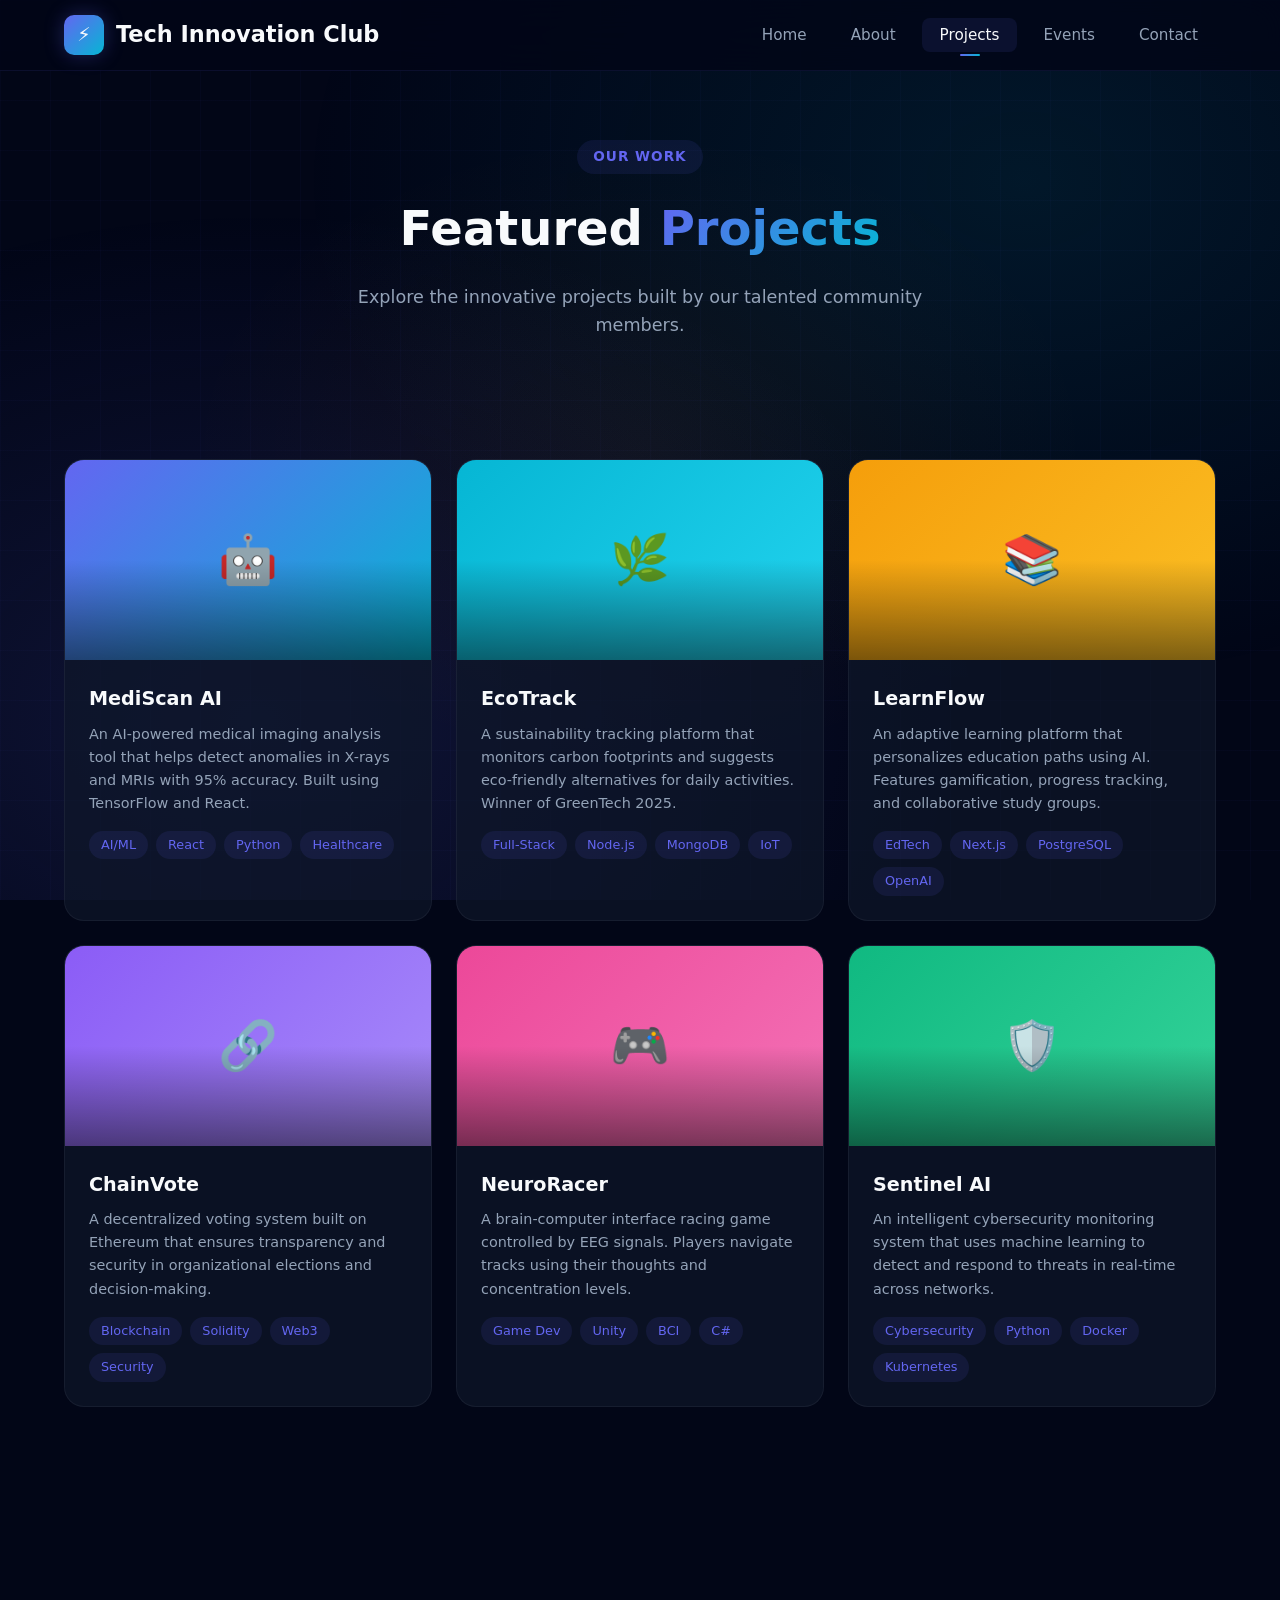
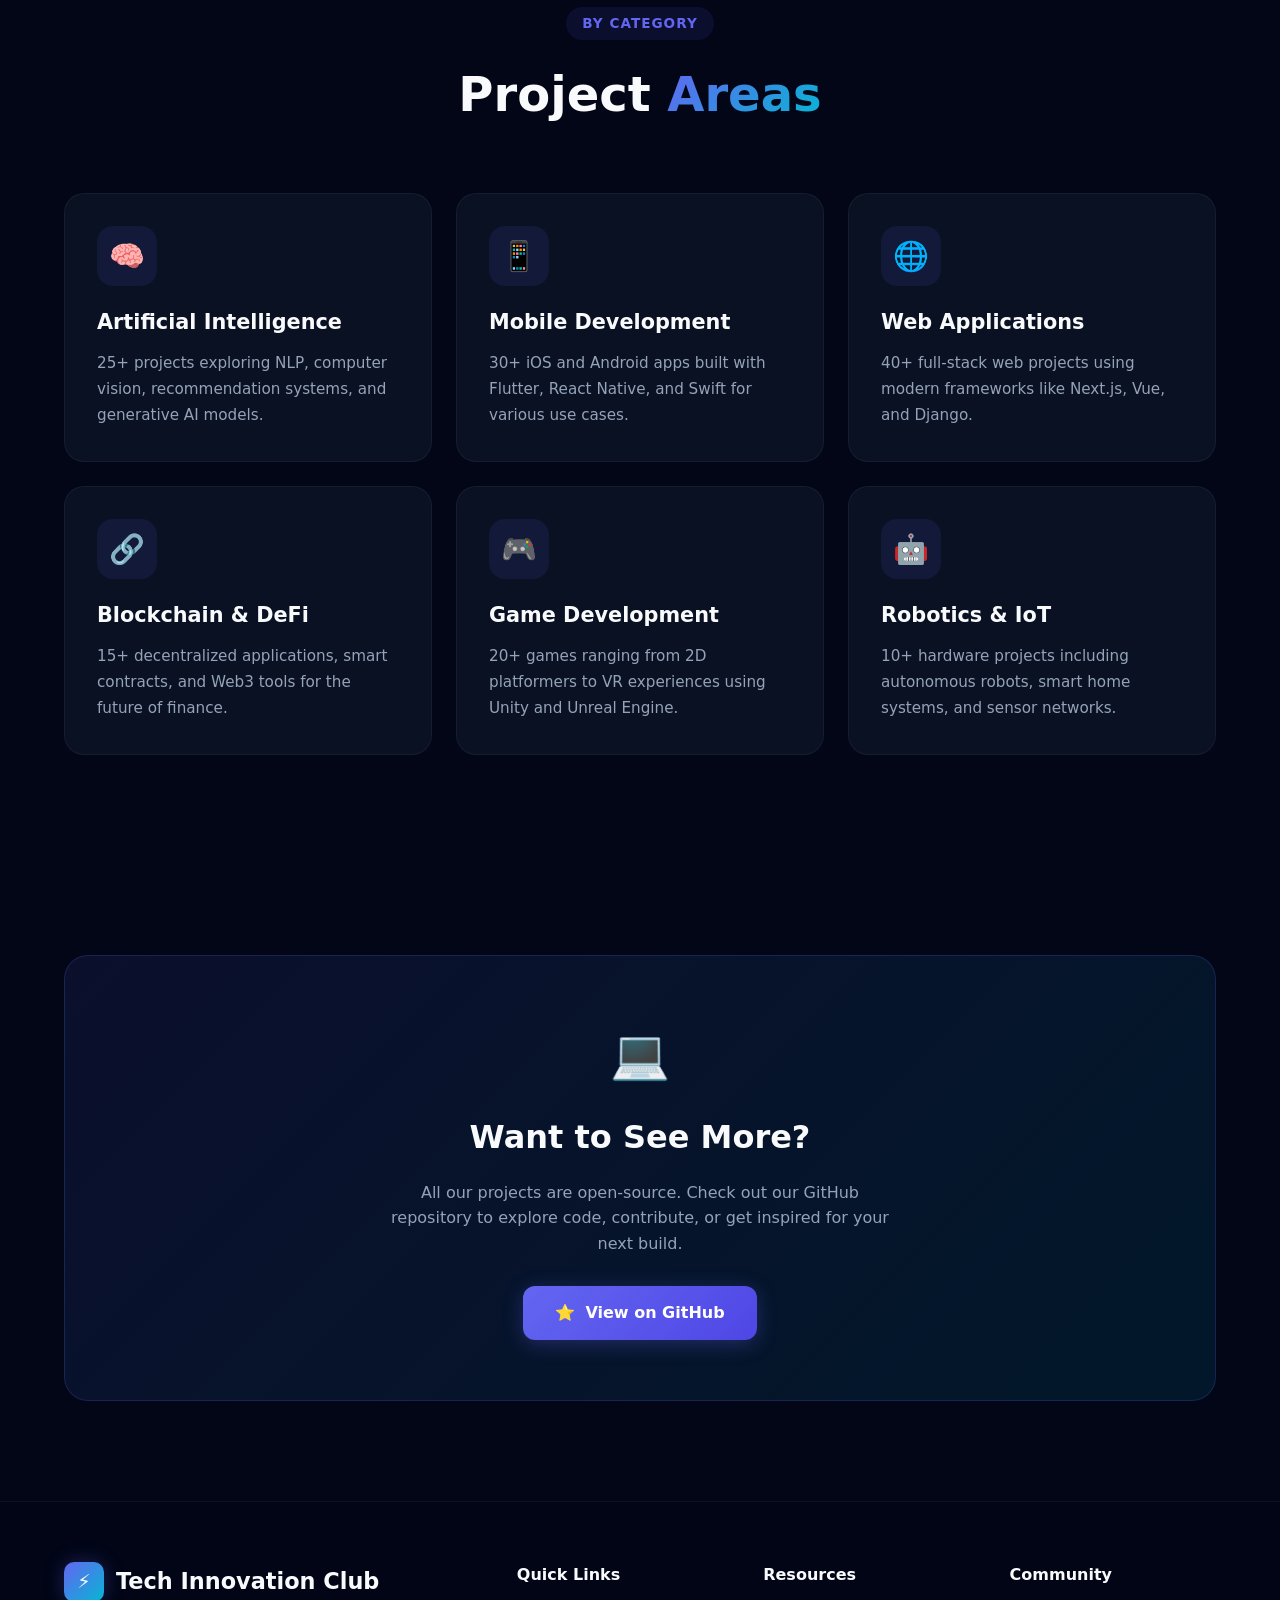
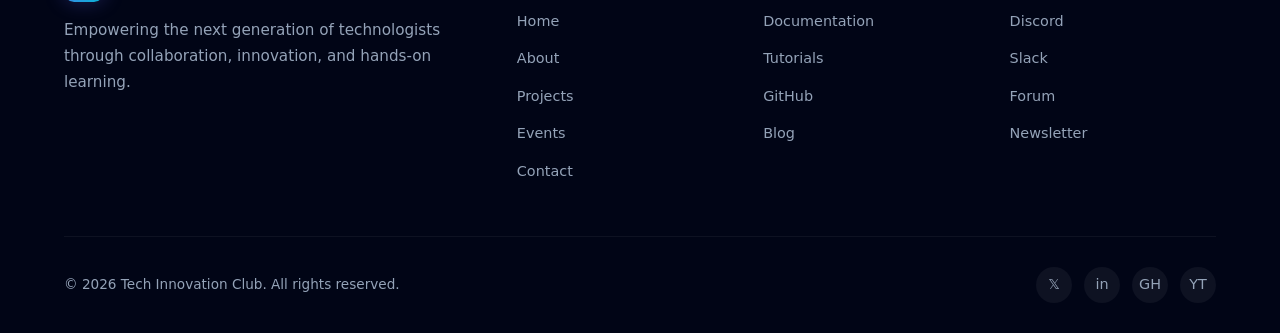
<file: projects.html>
<!DOCTYPE html>
<html lang="en">
<head>
    <meta charset="UTF-8">
    <meta name="viewport" content="width=device-width, initial-scale=1.0">
    <title>Projects - Tech Innovation Club</title>
    <link rel="stylesheet" href="styles.css">
<base target="_blank">
</head>
<body>
    <!-- Navigation -->
    <nav class="navbar">
        <div class="nav-container">
            <a href="index.html" class="logo">
                <div class="logo-icon">⚡</div>
                <span>Tech Innovation Club</span>
            </a>
            <ul class="nav-links" id="navLinks">
                <li><a href="index.html">Home</a></li>
                <li><a href="about.html">About</a></li>
                <li><a href="projects.html" class="active">Projects</a></li>
                <li><a href="events.html">Events</a></li>
                <li><a href="contact.html">Contact</a></li>
            </ul>
            <div class="menu-toggle" id="menuToggle">
                <span></span>
                <span></span>
                <span></span>
            </div>
        </div>
    </nav>

    <!-- Page Header -->
    <section style="padding-top: 140px; padding-bottom: 40px; text-align: center;">
        <div class="section-header">
            <span class="section-label">Our Work</span>
            <h2>Featured <span>Projects</span></h2>
            <p>Explore the innovative projects built by our talented community members.</p>
        </div>
    </section>

    <!-- Featured Projects -->
    <section class="section" style="padding-top: 20px;">
        <div class="projects-grid">
            <div class="project-card">
                <div class="project-image">🤖</div>
                <div class="project-info">
                    <h3>MediScan AI</h3>
                    <p>An AI-powered medical imaging analysis tool that helps detect anomalies in X-rays and MRIs with 95% accuracy. Built using TensorFlow and React.</p>
                    <div class="project-tags">
                        <span>AI/ML</span>
                        <span>React</span>
                        <span>Python</span>
                        <span>Healthcare</span>
                    </div>
                </div>
            </div>
            <div class="project-card">
                <div class="project-image" style="background: linear-gradient(135deg, #06b6d4, #22d3ee);">🌿</div>
                <div class="project-info">
                    <h3>EcoTrack</h3>
                    <p>A sustainability tracking platform that monitors carbon footprints and suggests eco-friendly alternatives for daily activities. Winner of GreenTech 2025.</p>
                    <div class="project-tags">
                        <span>Full-Stack</span>
                        <span>Node.js</span>
                        <span>MongoDB</span>
                        <span>IoT</span>
                    </div>
                </div>
            </div>
            <div class="project-card">
                <div class="project-image" style="background: linear-gradient(135deg, #f59e0b, #fbbf24);">📚</div>
                <div class="project-info">
                    <h3>LearnFlow</h3>
                    <p>An adaptive learning platform that personalizes education paths using AI. Features gamification, progress tracking, and collaborative study groups.</p>
                    <div class="project-tags">
                        <span>EdTech</span>
                        <span>Next.js</span>
                        <span>PostgreSQL</span>
                        <span>OpenAI</span>
                    </div>
                </div>
            </div>
            <div class="project-card">
                <div class="project-image" style="background: linear-gradient(135deg, #8b5cf6, #a78bfa);">🔗</div>
                <div class="project-info">
                    <h3>ChainVote</h3>
                    <p>A decentralized voting system built on Ethereum that ensures transparency and security in organizational elections and decision-making.</p>
                    <div class="project-tags">
                        <span>Blockchain</span>
                        <span>Solidity</span>
                        <span>Web3</span>
                        <span>Security</span>
                    </div>
                </div>
            </div>
            <div class="project-card">
                <div class="project-image" style="background: linear-gradient(135deg, #ec4899, #f472b6);">🎮</div>
                <div class="project-info">
                    <h3>NeuroRacer</h3>
                    <p>A brain-computer interface racing game controlled by EEG signals. Players navigate tracks using their thoughts and concentration levels.</p>
                    <div class="project-tags">
                        <span>Game Dev</span>
                        <span>Unity</span>
                        <span>BCI</span>
                        <span>C#</span>
                    </div>
                </div>
            </div>
            <div class="project-card">
                <div class="project-image" style="background: linear-gradient(135deg, #10b981, #34d399);">🛡️</div>
                <div class="project-info">
                    <h3>Sentinel AI</h3>
                    <p>An intelligent cybersecurity monitoring system that uses machine learning to detect and respond to threats in real-time across networks.</p>
                    <div class="project-tags">
                        <span>Cybersecurity</span>
                        <span>Python</span>
                        <span>Docker</span>
                        <span>Kubernetes</span>
                    </div>
                </div>
            </div>
        </div>
    </section>

    <!-- Project Categories -->
    <section class="section">
        <div class="section-header">
            <span class="section-label">By Category</span>
            <h2>Project <span>Areas</span></h2>
        </div>
        <div class="cards-grid">
            <div class="card">
                <div class="card-icon">🧠</div>
                <h3>Artificial Intelligence</h3>
                <p>25+ projects exploring NLP, computer vision, recommendation systems, and generative AI models.</p>
            </div>
            <div class="card">
                <div class="card-icon">📱</div>
                <h3>Mobile Development</h3>
                <p>30+ iOS and Android apps built with Flutter, React Native, and Swift for various use cases.</p>
            </div>
            <div class="card">
                <div class="card-icon">🌐</div>
                <h3>Web Applications</h3>
                <p>40+ full-stack web projects using modern frameworks like Next.js, Vue, and Django.</p>
            </div>
            <div class="card">
                <div class="card-icon">🔗</div>
                <h3>Blockchain & DeFi</h3>
                <p>15+ decentralized applications, smart contracts, and Web3 tools for the future of finance.</p>
            </div>
            <div class="card">
                <div class="card-icon">🎮</div>
                <h3>Game Development</h3>
                <p>20+ games ranging from 2D platformers to VR experiences using Unity and Unreal Engine.</p>
            </div>
            <div class="card">
                <div class="card-icon">🤖</div>
                <h3>Robotics & IoT</h3>
                <p>10+ hardware projects including autonomous robots, smart home systems, and sensor networks.</p>
            </div>
        </div>
    </section>

    <!-- GitHub CTA -->
    <section class="section" style="text-align: center;">
        <div style="background: linear-gradient(135deg, rgba(99, 102, 241, 0.1), rgba(6, 182, 212, 0.1)); border: 1px solid rgba(99, 102, 241, 0.2); border-radius: 24px; padding: 60px 40px;">
            <div style="font-size: 3rem; margin-bottom: 20px;">💻</div>
            <h2 style="font-size: 2rem; margin-bottom: 16px;">Want to See More?</h2>
            <p style="color: var(--gray); max-width: 500px; margin: 0 auto 30px;">All our projects are open-source. Check out our GitHub repository to explore code, contribute, or get inspired for your next build.</p>
            <a href="#" class="btn btn-primary">
                <span>⭐</span> View on GitHub
            </a>
        </div>
    </section>

    <!-- Footer -->
    <footer class="footer">
        <div class="footer-grid">
            <div class="footer-brand">
                <a href="index.html" class="logo">
                    <div class="logo-icon">⚡</div>
                    <span>Tech Innovation Club</span>
                </a>
                <p>Empowering the next generation of technologists through collaboration, innovation, and hands-on learning.</p>
            </div>
            <div class="footer-links">
                <h4>Quick Links</h4>
                <ul>
                    <li><a href="index.html">Home</a></li>
                    <li><a href="about.html">About</a></li>
                    <li><a href="projects.html">Projects</a></li>
                    <li><a href="events.html">Events</a></li>
                    <li><a href="contact.html">Contact</a></li>
                </ul>
            </div>
            <div class="footer-links">
                <h4>Resources</h4>
                <ul>
                    <li><a href="#">Documentation</a></li>
                    <li><a href="#">Tutorials</a></li>
                    <li><a href="#">GitHub</a></li>
                    <li><a href="#">Blog</a></li>
                </ul>
            </div>
            <div class="footer-links">
                <h4>Community</h4>
                <ul>
                    <li><a href="#">Discord</a></li>
                    <li><a href="#">Slack</a></li>
                    <li><a href="#">Forum</a></li>
                    <li><a href="#">Newsletter</a></li>
                </ul>
            </div>
        </div>
        <div class="footer-bottom">
            <p>© 2026 Tech Innovation Club. All rights reserved.</p>
            <div class="footer-social">
                <a href="#">𝕏</a>
                <a href="#">in</a>
                <a href="#">GH</a>
                <a href="#">YT</a>
            </div>
        </div>
    </footer>

    <script>
        const menuToggle = document.getElementById('menuToggle');
        const navLinks = document.getElementById('navLinks');
        menuToggle.addEventListener('click', () => {
            navLinks.classList.toggle('active');
        });
        document.querySelectorAll('.nav-links a').forEach(link => {
            link.addEventListener('click', () => {
                navLinks.classList.remove('active');
            });
        });
    </script>
</body>
</html>
</file>
<file: styles.css>
/* ============================================
   TECH INNOVATION CLUB - STYLESHEET
   ============================================ */

/* CSS Variables & Reset */
:root {
    --primary: #6366f1;
    --primary-dark: #4f46e5;
    --secondary: #06b6d4;
    --accent: #f59e0b;
    --dark: #0f172a;
    --darker: #020617;
    --light: #f8fafc;
    --gray: #94a3b8;
    --card-bg: rgba(15, 23, 42, 0.7);
    --glass: rgba(255, 255, 255, 0.05);
    --transition: all 0.3s cubic-bezier(0.4, 0, 0.2, 1);
}

* {
    margin: 0;
    padding: 0;
    box-sizing: border-box;
}

html {
    scroll-behavior: smooth;
}

body {
    font-family: 'Segoe UI', system-ui, -apple-system, sans-serif;
    background: var(--darker);
    color: var(--light);
    line-height: 1.6;
    overflow-x: hidden;
}

/* Animated Background */
body::before {
    content: '';
    position: fixed;
    top: 0;
    left: 0;
    width: 100%;
    height: 100%;
    background: 
        radial-gradient(ellipse at 20% 80%, rgba(99, 102, 241, 0.15) 0%, transparent 50%),
        radial-gradient(ellipse at 80% 20%, rgba(6, 182, 212, 0.1) 0%, transparent 50%),
        radial-gradient(ellipse at 50% 50%, rgba(245, 158, 11, 0.05) 0%, transparent 50%);
    z-index: -1;
    pointer-events: none;
}

/* Grid Pattern Overlay */
body::after {
    content: '';
    position: fixed;
    top: 0;
    left: 0;
    width: 100%;
    height: 100%;
    background-image: 
        linear-gradient(rgba(99, 102, 241, 0.03) 1px, transparent 1px),
        linear-gradient(90deg, rgba(99, 102, 241, 0.03) 1px, transparent 1px);
    background-size: 50px 50px;
    z-index: -1;
    pointer-events: none;
}

/* ============================================
   NAVIGATION
   ============================================ */
.navbar {
    position: fixed;
    top: 0;
    left: 0;
    right: 0;
    z-index: 1000;
    background: rgba(2, 6, 23, 0.8);
    backdrop-filter: blur(20px);
    border-bottom: 1px solid rgba(99, 102, 241, 0.1);
    padding: 0 5%;
}

.nav-container {
    max-width: 1400px;
    margin: 0 auto;
    display: flex;
    justify-content: space-between;
    align-items: center;
    height: 70px;
}

.logo {
    display: flex;
    align-items: center;
    gap: 12px;
    text-decoration: none;
    color: var(--light);
    font-size: 1.4rem;
    font-weight: 700;
}

.logo-icon {
    width: 40px;
    height: 40px;
    background: linear-gradient(135deg, var(--primary), var(--secondary));
    border-radius: 10px;
    display: flex;
    align-items: center;
    justify-content: center;
    font-size: 1.2rem;
    box-shadow: 0 0 20px rgba(99, 102, 241, 0.3);
}

.nav-links {
    display: flex;
    gap: 8px;
    list-style: none;
}

.nav-links a {
    color: var(--gray);
    text-decoration: none;
    padding: 8px 18px;
    border-radius: 8px;
    font-weight: 500;
    font-size: 0.95rem;
    transition: var(--transition);
    position: relative;
}

.nav-links a:hover,
.nav-links a.active {
    color: var(--light);
    background: rgba(99, 102, 241, 0.1);
}

.nav-links a.active::after {
    content: '';
    position: absolute;
    bottom: -4px;
    left: 50%;
    transform: translateX(-50%);
    width: 20px;
    height: 2px;
    background: linear-gradient(90deg, var(--primary), var(--secondary));
    border-radius: 2px;
}

/* Mobile Menu Toggle */
.menu-toggle {
    display: none;
    flex-direction: column;
    gap: 5px;
    cursor: pointer;
    padding: 5px;
}

.menu-toggle span {
    width: 25px;
    height: 2px;
    background: var(--light);
    border-radius: 2px;
    transition: var(--transition);
}

/* ============================================
   HERO SECTION
   ============================================ */
.hero {
    min-height: 100vh;
    display: flex;
    align-items: center;
    justify-content: center;
    text-align: center;
    padding: 100px 5% 60px;
    position: relative;
}

.hero-content {
    max-width: 900px;
}

.hero-badge {
    display: inline-flex;
    align-items: center;
    gap: 8px;
    background: rgba(99, 102, 241, 0.1);
    border: 1px solid rgba(99, 102, 241, 0.2);
    padding: 8px 20px;
    border-radius: 50px;
    font-size: 0.9rem;
    color: var(--primary);
    margin-bottom: 30px;
    animation: fadeInDown 0.8s ease;
}

.hero-badge .pulse {
    width: 8px;
    height: 8px;
    background: var(--secondary);
    border-radius: 50%;
    animation: pulse 2s infinite;
}

@keyframes pulse {
    0%, 100% { opacity: 1; transform: scale(1); }
    50% { opacity: 0.5; transform: scale(1.2); }
}

.hero h1 {
    font-size: clamp(2.5rem, 6vw, 4.5rem);
    font-weight: 800;
    line-height: 1.1;
    margin-bottom: 20px;
    animation: fadeInUp 0.8s ease 0.2s both;
}

.hero h1 span {
    background: linear-gradient(135deg, var(--primary), var(--secondary), var(--accent));
    -webkit-background-clip: text;
    -webkit-text-fill-color: transparent;
    background-clip: text;
}

.hero p {
    font-size: 1.2rem;
    color: var(--gray);
    max-width: 600px;
    margin: 0 auto 40px;
    animation: fadeInUp 0.8s ease 0.4s both;
}

.hero-buttons {
    display: flex;
    gap: 16px;
    justify-content: center;
    flex-wrap: wrap;
    animation: fadeInUp 0.8s ease 0.6s both;
}

/* Buttons */
.btn {
    display: inline-flex;
    align-items: center;
    gap: 10px;
    padding: 14px 32px;
    border-radius: 12px;
    font-size: 1rem;
    font-weight: 600;
    text-decoration: none;
    cursor: pointer;
    border: none;
    transition: var(--transition);
}

.btn-primary {
    background: linear-gradient(135deg, var(--primary), var(--primary-dark));
    color: white;
    box-shadow: 0 4px 20px rgba(99, 102, 241, 0.3);
}

.btn-primary:hover {
    transform: translateY(-2px);
    box-shadow: 0 8px 30px rgba(99, 102, 241, 0.4);
}

.btn-secondary {
    background: var(--glass);
    color: var(--light);
    border: 1px solid rgba(255, 255, 255, 0.1);
    backdrop-filter: blur(10px);
}

.btn-secondary:hover {
    background: rgba(255, 255, 255, 0.1);
    border-color: rgba(255, 255, 255, 0.2);
}

/* Floating Elements */
.floating-shapes {
    position: absolute;
    width: 100%;
    height: 100%;
    top: 0;
    left: 0;
    pointer-events: none;
    overflow: hidden;
}

.shape {
    position: absolute;
    border-radius: 50%;
    opacity: 0.1;
    animation: float 20s infinite ease-in-out;
}

.shape-1 {
    width: 300px;
    height: 300px;
    background: var(--primary);
    top: 10%;
    left: -5%;
    animation-delay: 0s;
}

.shape-2 {
    width: 200px;
    height: 200px;
    background: var(--secondary);
    top: 60%;
    right: -3%;
    animation-delay: -5s;
}

.shape-3 {
    width: 150px;
    height: 150px;
    background: var(--accent);
    bottom: 10%;
    left: 20%;
    animation-delay: -10s;
}

@keyframes float {
    0%, 100% { transform: translate(0, 0) rotate(0deg); }
    25% { transform: translate(30px, -30px) rotate(90deg); }
    50% { transform: translate(-20px, 20px) rotate(180deg); }
    75% { transform: translate(20px, 10px) rotate(270deg); }
}

/* ============================================
   SECTIONS
   ============================================ */
.section {
    padding: 100px 5%;
    max-width: 1400px;
    margin: 0 auto;
}

.section-header {
    text-align: center;
    margin-bottom: 60px;
}

.section-label {
    display: inline-block;
    background: rgba(99, 102, 241, 0.1);
    color: var(--primary);
    padding: 6px 16px;
    border-radius: 50px;
    font-size: 0.85rem;
    font-weight: 600;
    text-transform: uppercase;
    letter-spacing: 1px;
    margin-bottom: 16px;
}

.section-header h2 {
    font-size: clamp(2rem, 4vw, 3rem);
    font-weight: 700;
    margin-bottom: 16px;
}

.section-header h2 span {
    background: linear-gradient(135deg, var(--primary), var(--secondary));
    -webkit-background-clip: text;
    -webkit-text-fill-color: transparent;
    background-clip: text;
}

.section-header p {
    color: var(--gray);
    font-size: 1.1rem;
    max-width: 600px;
    margin: 0 auto;
}

/* ============================================
   CARDS
   ============================================ */
.cards-grid {
    display: grid;
    grid-template-columns: repeat(auto-fit, minmax(300px, 1fr));
    gap: 24px;
}

.card {
    background: var(--card-bg);
    border: 1px solid rgba(255, 255, 255, 0.05);
    border-radius: 20px;
    padding: 32px;
    transition: var(--transition);
    position: relative;
    overflow: hidden;
}

.card::before {
    content: '';
    position: absolute;
    top: 0;
    left: 0;
    right: 0;
    height: 3px;
    background: linear-gradient(90deg, var(--primary), var(--secondary));
    transform: scaleX(0);
    transition: var(--transition);
}

.card:hover {
    transform: translateY(-5px);
    border-color: rgba(99, 102, 241, 0.2);
    box-shadow: 0 20px 40px rgba(0, 0, 0, 0.3);
}

.card:hover::before {
    transform: scaleX(1);
}

.card-icon {
    width: 60px;
    height: 60px;
    background: rgba(99, 102, 241, 0.1);
    border-radius: 16px;
    display: flex;
    align-items: center;
    justify-content: center;
    font-size: 1.8rem;
    margin-bottom: 20px;
    transition: var(--transition);
}

.card:hover .card-icon {
    background: linear-gradient(135deg, var(--primary), var(--secondary));
    transform: scale(1.1);
}

.card h3 {
    font-size: 1.3rem;
    margin-bottom: 12px;
}

.card p {
    color: var(--gray);
    font-size: 0.95rem;
    line-height: 1.7;
}

/* ============================================
   STATS
   ============================================ */
.stats-grid {
    display: grid;
    grid-template-columns: repeat(auto-fit, minmax(200px, 1fr));
    gap: 24px;
    margin-top: 60px;
}

.stat-card {
    background: var(--card-bg);
    border: 1px solid rgba(255, 255, 255, 0.05);
    border-radius: 16px;
    padding: 30px;
    text-align: center;
    transition: var(--transition);
}

.stat-card:hover {
    border-color: rgba(99, 102, 241, 0.2);
    transform: translateY(-3px);
}

.stat-number {
    font-size: 2.5rem;
    font-weight: 800;
    background: linear-gradient(135deg, var(--primary), var(--secondary));
    -webkit-background-clip: text;
    -webkit-text-fill-color: transparent;
    background-clip: text;
    margin-bottom: 8px;
}

.stat-label {
    color: var(--gray);
    font-size: 0.9rem;
}

/* ============================================
   TEAM / MEMBERS
   ============================================ */
.team-grid {
    display: grid;
    grid-template-columns: repeat(auto-fit, minmax(260px, 1fr));
    gap: 24px;
}

.team-card {
    background: var(--card-bg);
    border: 1px solid rgba(255, 255, 255, 0.05);
    border-radius: 20px;
    padding: 30px;
    text-align: center;
    transition: var(--transition);
}

.team-card:hover {
    transform: translateY(-5px);
    border-color: rgba(99, 102, 241, 0.2);
}

.team-avatar {
    width: 100px;
    height: 100px;
    border-radius: 50%;
    margin: 0 auto 20px;
    background: linear-gradient(135deg, var(--primary), var(--secondary));
    display: flex;
    align-items: center;
    justify-content: center;
    font-size: 2.5rem;
    font-weight: 700;
    color: white;
    box-shadow: 0 10px 30px rgba(99, 102, 241, 0.3);
}

.team-card h3 {
    font-size: 1.2rem;
    margin-bottom: 6px;
}

.team-role {
    color: var(--primary);
    font-size: 0.9rem;
    font-weight: 600;
    margin-bottom: 12px;
}

.team-bio {
    color: var(--gray);
    font-size: 0.9rem;
    line-height: 1.6;
}

.team-social {
    display: flex;
    gap: 12px;
    justify-content: center;
    margin-top: 16px;
}

.team-social a {
    width: 36px;
    height: 36px;
    border-radius: 50%;
    background: rgba(255, 255, 255, 0.05);
    display: flex;
    align-items: center;
    justify-content: center;
    color: var(--gray);
    text-decoration: none;
    font-size: 0.9rem;
    transition: var(--transition);
}

.team-social a:hover {
    background: var(--primary);
    color: white;
    transform: translateY(-2px);
}

/* ============================================
   EVENTS / TIMELINE
   ============================================ */
.timeline {
    position: relative;
    max-width: 800px;
    margin: 0 auto;
}

.timeline::before {
    content: '';
    position: absolute;
    left: 50%;
    transform: translateX(-50%);
    width: 2px;
    height: 100%;
    background: linear-gradient(180deg, var(--primary), var(--secondary));
}

.timeline-item {
    display: flex;
    justify-content: flex-end;
    padding-right: 50%;
    position: relative;
    margin-bottom: 40px;
}

.timeline-item:nth-child(even) {
    justify-content: flex-start;
    padding-right: 0;
    padding-left: 50%;
}

.timeline-dot {
    position: absolute;
    left: 50%;
    transform: translateX(-50%);
    width: 16px;
    height: 16px;
    background: var(--primary);
    border-radius: 50%;
    border: 3px solid var(--darker);
    box-shadow: 0 0 0 3px rgba(99, 102, 241, 0.3);
}

.timeline-content {
    background: var(--card-bg);
    border: 1px solid rgba(255, 255, 255, 0.05);
    border-radius: 16px;
    padding: 24px;
    max-width: 350px;
    margin: 0 20px;
    transition: var(--transition);
}

.timeline-content:hover {
    border-color: rgba(99, 102, 241, 0.2);
    transform: scale(1.02);
}

.timeline-date {
    color: var(--primary);
    font-size: 0.85rem;
    font-weight: 600;
    margin-bottom: 8px;
}

.timeline-content h3 {
    font-size: 1.1rem;
    margin-bottom: 8px;
}

.timeline-content p {
    color: var(--gray);
    font-size: 0.9rem;
}

.timeline-tag {
    display: inline-block;
    background: rgba(99, 102, 241, 0.1);
    color: var(--primary);
    padding: 4px 12px;
    border-radius: 50px;
    font-size: 0.75rem;
    margin-top: 10px;
}

/* ============================================
   PROJECTS
   ============================================ */
.projects-grid {
    display: grid;
    grid-template-columns: repeat(auto-fit, minmax(350px, 1fr));
    gap: 24px;
}

.project-card {
    background: var(--card-bg);
    border: 1px solid rgba(255, 255, 255, 0.05);
    border-radius: 20px;
    overflow: hidden;
    transition: var(--transition);
}

.project-card:hover {
    transform: translateY(-5px);
    border-color: rgba(99, 102, 241, 0.2);
    box-shadow: 0 20px 40px rgba(0, 0, 0, 0.3);
}

.project-image {
    height: 200px;
    background: linear-gradient(135deg, var(--primary), var(--secondary));
    display: flex;
    align-items: center;
    justify-content: center;
    font-size: 3rem;
    position: relative;
    overflow: hidden;
}

.project-image::after {
    content: '';
    position: absolute;
    top: 0;
    left: 0;
    right: 0;
    bottom: 0;
    background: linear-gradient(180deg, transparent 50%, rgba(0,0,0,0.5));
}

.project-info {
    padding: 24px;
}

.project-info h3 {
    font-size: 1.2rem;
    margin-bottom: 8px;
}

.project-info p {
    color: var(--gray);
    font-size: 0.9rem;
    margin-bottom: 16px;
}

.project-tags {
    display: flex;
    flex-wrap: wrap;
    gap: 8px;
}

.project-tags span {
    background: rgba(99, 102, 241, 0.1);
    color: var(--primary);
    padding: 4px 12px;
    border-radius: 50px;
    font-size: 0.8rem;
}

/* ============================================
   CONTACT FORM
   ============================================ */
.contact-grid {
    display: grid;
    grid-template-columns: 1fr 1fr;
    gap: 60px;
    align-items: start;
}

.contact-info h3 {
    font-size: 1.5rem;
    margin-bottom: 20px;
}

.contact-info p {
    color: var(--gray);
    margin-bottom: 30px;
}

.contact-details {
    display: flex;
    flex-direction: column;
    gap: 20px;
}

.contact-item {
    display: flex;
    align-items: center;
    gap: 16px;
}

.contact-item .icon {
    width: 50px;
    height: 50px;
    background: rgba(99, 102, 241, 0.1);
    border-radius: 12px;
    display: flex;
    align-items: center;
    justify-content: center;
    font-size: 1.2rem;
    color: var(--primary);
}

.contact-item div strong {
    display: block;
    margin-bottom: 4px;
}

.contact-item div span {
    color: var(--gray);
    font-size: 0.9rem;
}

.contact-form {
    background: var(--card-bg);
    border: 1px solid rgba(255, 255, 255, 0.05);
    border-radius: 20px;
    padding: 40px;
}

.form-group {
    margin-bottom: 20px;
}

.form-group label {
    display: block;
    margin-bottom: 8px;
    font-size: 0.9rem;
    font-weight: 500;
}

.form-group input,
.form-group textarea,
.form-group select {
    width: 100%;
    padding: 14px 16px;
    background: rgba(255, 255, 255, 0.03);
    border: 1px solid rgba(255, 255, 255, 0.1);
    border-radius: 12px;
    color: var(--light);
    font-size: 1rem;
    font-family: inherit;
    transition: var(--transition);
}

.form-group input:focus,
.form-group textarea:focus,
.form-group select:focus {
    outline: none;
    border-color: var(--primary);
    background: rgba(99, 102, 241, 0.05);
}

.form-group textarea {
    min-height: 120px;
    resize: vertical;
}

.form-group input::placeholder,
.form-group textarea::placeholder {
    color: rgba(148, 163, 184, 0.5);
}

/* ============================================
   FOOTER
   ============================================ */
.footer {
    background: rgba(2, 6, 23, 0.8);
    border-top: 1px solid rgba(255, 255, 255, 0.05);
    padding: 60px 5% 30px;
}

.footer-grid {
    max-width: 1400px;
    margin: 0 auto;
    display: grid;
    grid-template-columns: 2fr 1fr 1fr 1fr;
    gap: 40px;
    margin-bottom: 40px;
}

.footer-brand p {
    color: var(--gray);
    margin-top: 16px;
    font-size: 0.95rem;
    line-height: 1.7;
}

.footer-links h4 {
    font-size: 1rem;
    margin-bottom: 20px;
    color: var(--light);
}

.footer-links ul {
    list-style: none;
}

.footer-links li {
    margin-bottom: 12px;
}

.footer-links a {
    color: var(--gray);
    text-decoration: none;
    font-size: 0.9rem;
    transition: var(--transition);
}

.footer-links a:hover {
    color: var(--primary);
    padding-left: 4px;
}

.footer-bottom {
    max-width: 1400px;
    margin: 0 auto;
    padding-top: 30px;
    border-top: 1px solid rgba(255, 255, 255, 0.05);
    display: flex;
    justify-content: space-between;
    align-items: center;
    flex-wrap: wrap;
    gap: 16px;
}

.footer-bottom p {
    color: var(--gray);
    font-size: 0.85rem;
}

.footer-social {
    display: flex;
    gap: 12px;
}

.footer-social a {
    width: 36px;
    height: 36px;
    border-radius: 50%;
    background: rgba(255, 255, 255, 0.05);
    display: flex;
    align-items: center;
    justify-content: center;
    color: var(--gray);
    text-decoration: none;
    font-size: 0.9rem;
    transition: var(--transition);
}

.footer-social a:hover {
    background: var(--primary);
    color: white;
    transform: translateY(-2px);
}

/* ============================================
   ANIMATIONS
   ============================================ */
@keyframes fadeInUp {
    from {
        opacity: 0;
        transform: translateY(30px);
    }
    to {
        opacity: 1;
        transform: translateY(0);
    }
}

@keyframes fadeInDown {
    from {
        opacity: 0;
        transform: translateY(-20px);
    }
    to {
        opacity: 1;
        transform: translateY(0);
    }
}

.animate-in {
    animation: fadeInUp 0.6s ease forwards;
}

/* ============================================
   RESPONSIVE
   ============================================ */
@media (max-width: 1024px) {
    .contact-grid {
        grid-template-columns: 1fr;
        gap: 40px;
    }

    .footer-grid {
        grid-template-columns: 1fr 1fr;
    }
}

@media (max-width: 768px) {
    .nav-links {
        position: fixed;
        top: 70px;
        left: 0;
        right: 0;
        background: rgba(2, 6, 23, 0.95);
        backdrop-filter: blur(20px);
        flex-direction: column;
        padding: 20px;
        gap: 4px;
        border-bottom: 1px solid rgba(99, 102, 241, 0.1);
        transform: translateY(-150%);
        transition: var(--transition);
        opacity: 0;
    }

    .nav-links.active {
        transform: translateY(0);
        opacity: 1;
    }

    .menu-toggle {
        display: flex;
    }

    .timeline::before {
        left: 20px;
    }

    .timeline-item,
    .timeline-item:nth-child(even) {
        justify-content: flex-start;
        padding-right: 0;
        padding-left: 50px;
    }

    .timeline-dot {
        left: 20px;
        transform: translateX(-50%);
    }

    .footer-grid {
        grid-template-columns: 1fr;
    }

    .footer-bottom {
        flex-direction: column;
        text-align: center;
    }

    .projects-grid {
        grid-template-columns: 1fr;
    }
}

@media (max-width: 480px) {
    .hero-buttons {
        flex-direction: column;
        width: 100%;
    }

    .btn {
        width: 100%;
        justify-content: center;
    }

    .cards-grid,
    .team-grid {
        grid-template-columns: 1fr;
    }

    .stats-grid {
        grid-template-columns: 1fr 1fr;
    }
}

/* Scrollbar */
::-webkit-scrollbar {
    width: 8px;
}

::-webkit-scrollbar-track {
    background: var(--darker);
}

::-webkit-scrollbar-thumb {
    background: var(--primary);
    border-radius: 4px;
}

::-webkit-scrollbar-thumb:hover {
    background: var(--primary-dark);
}
</file>
